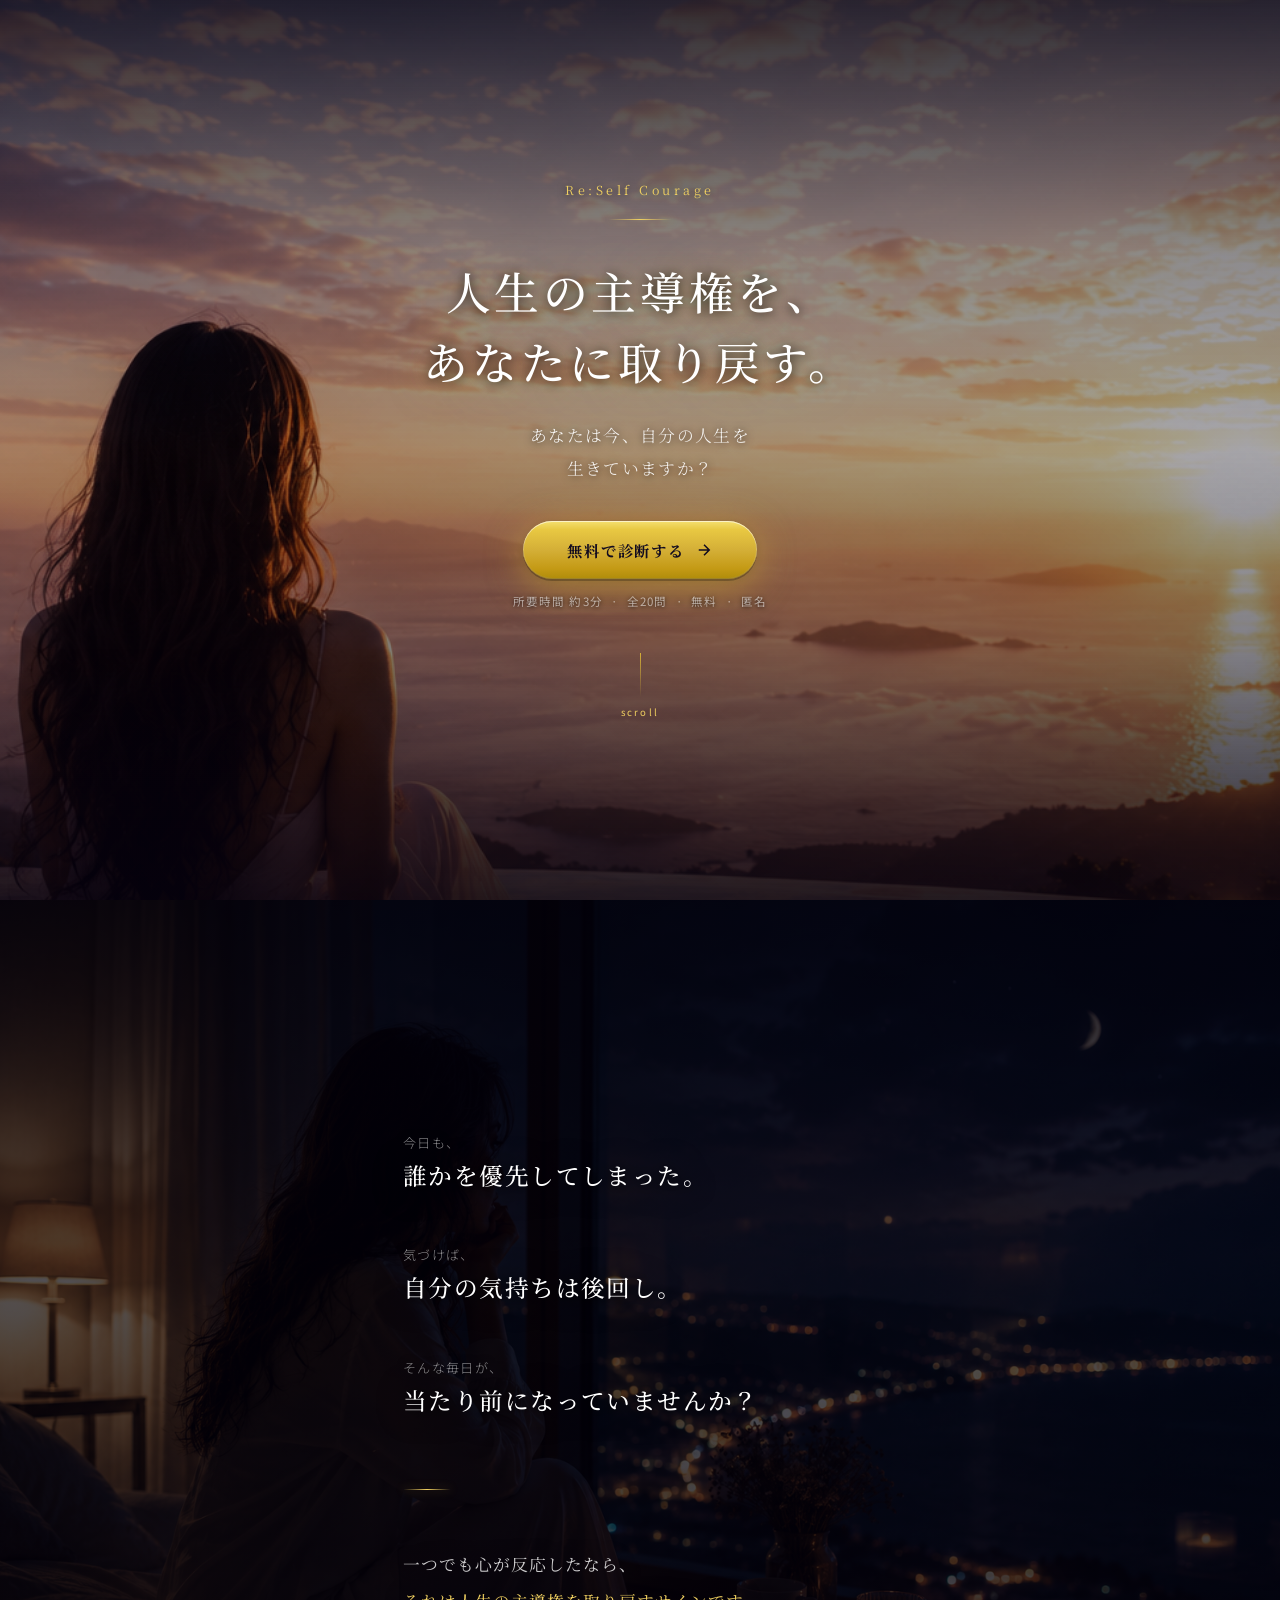
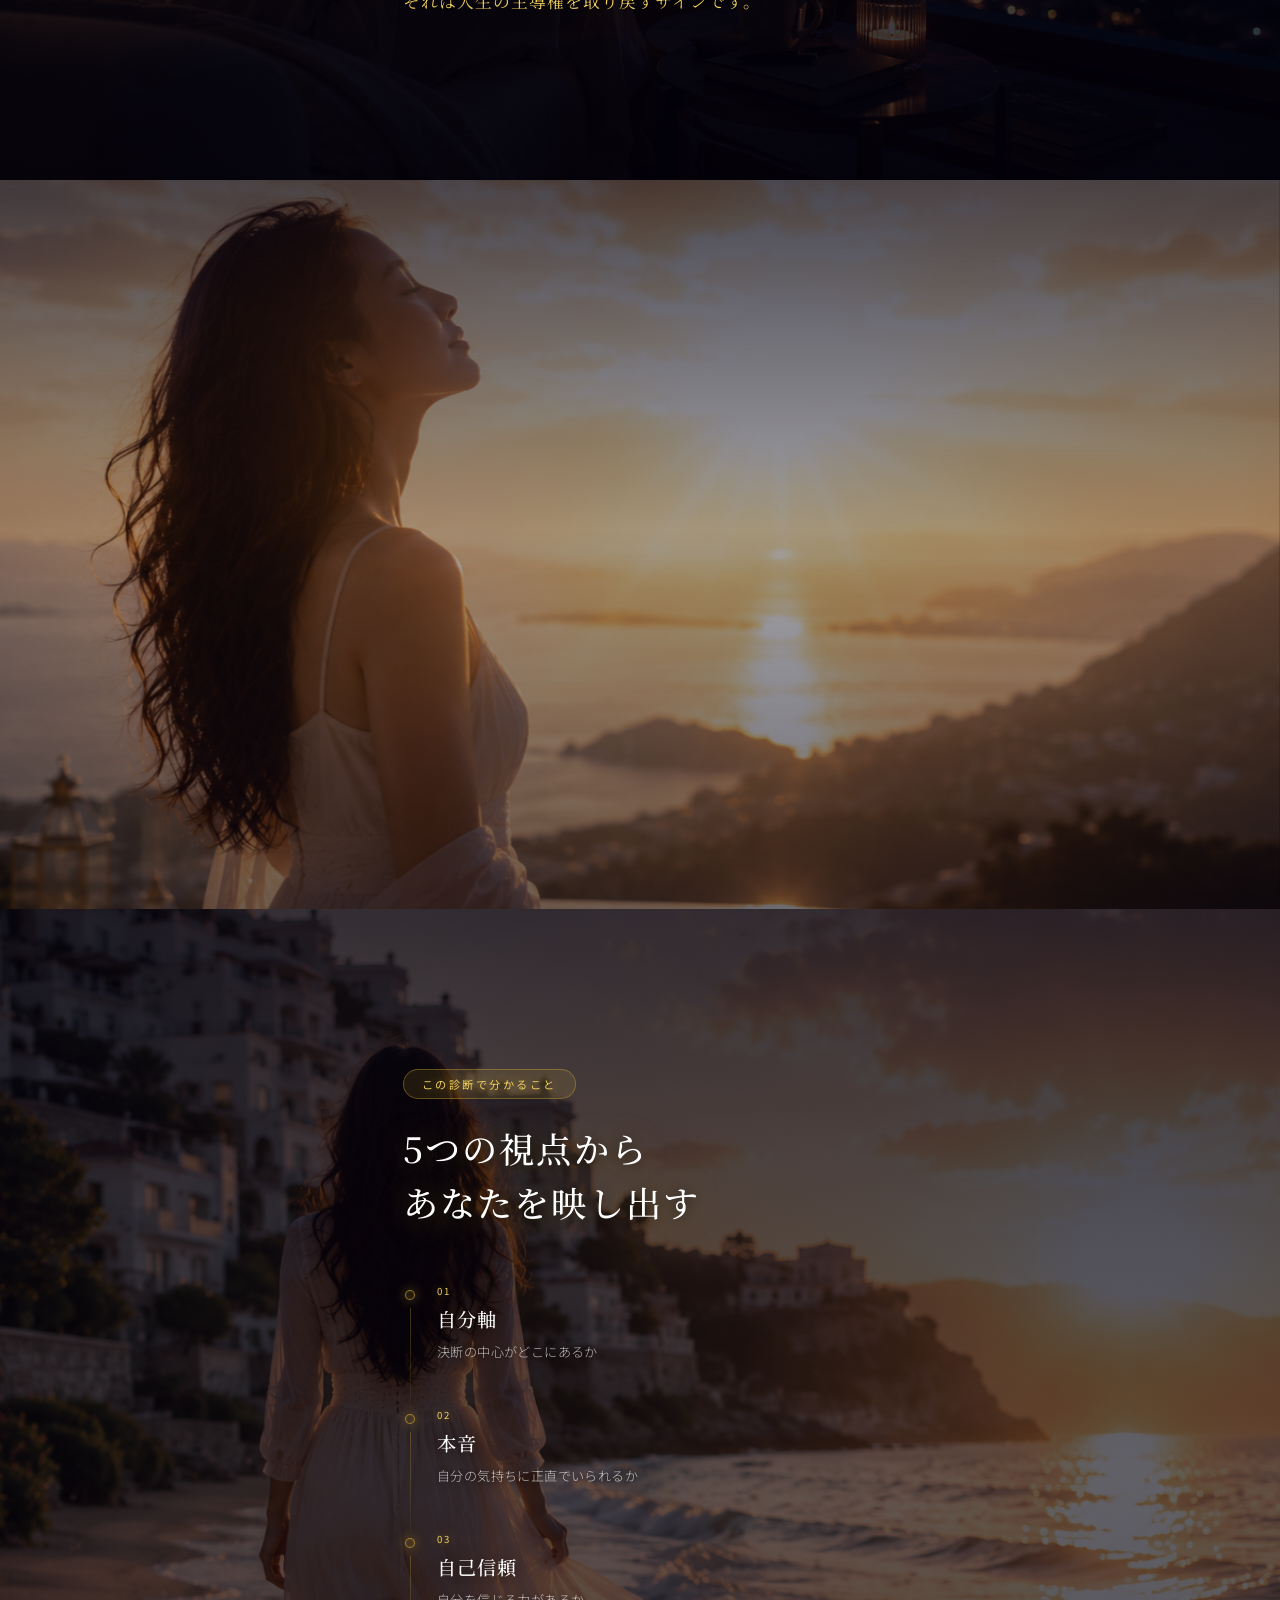
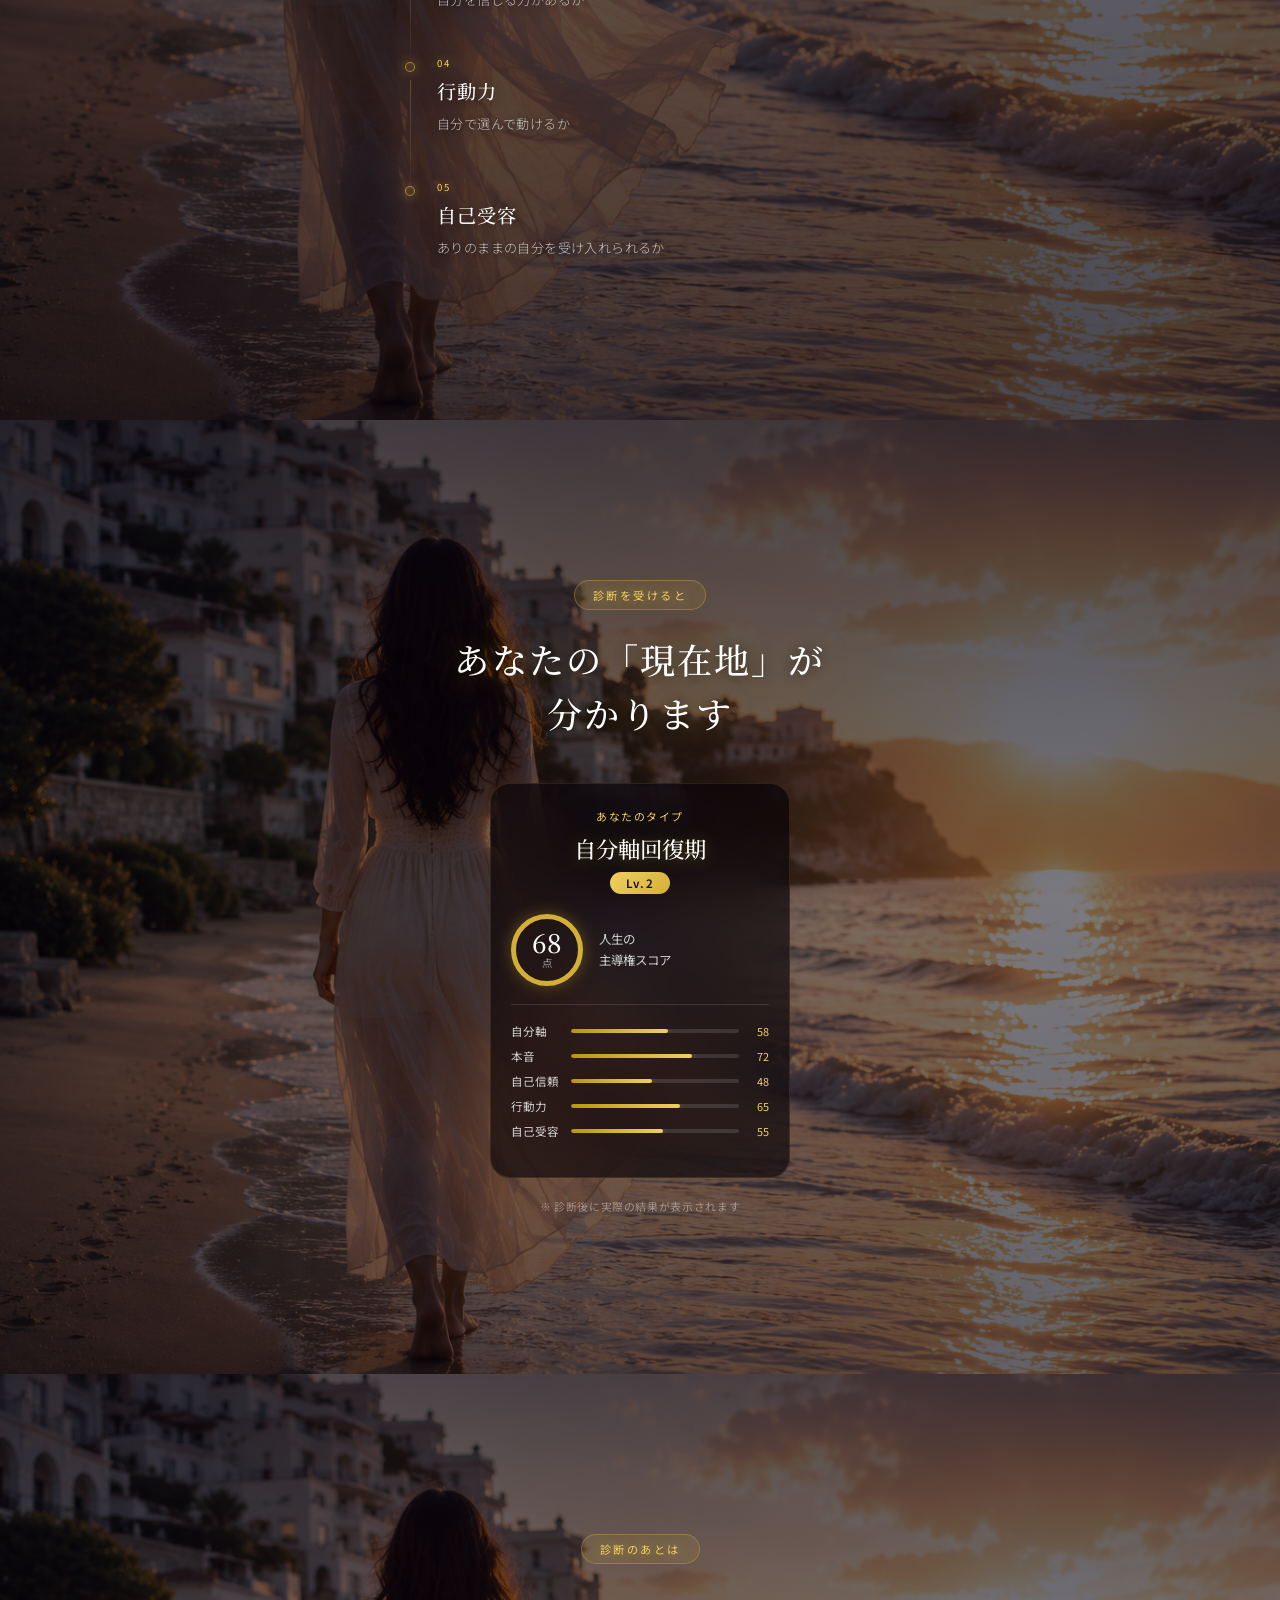
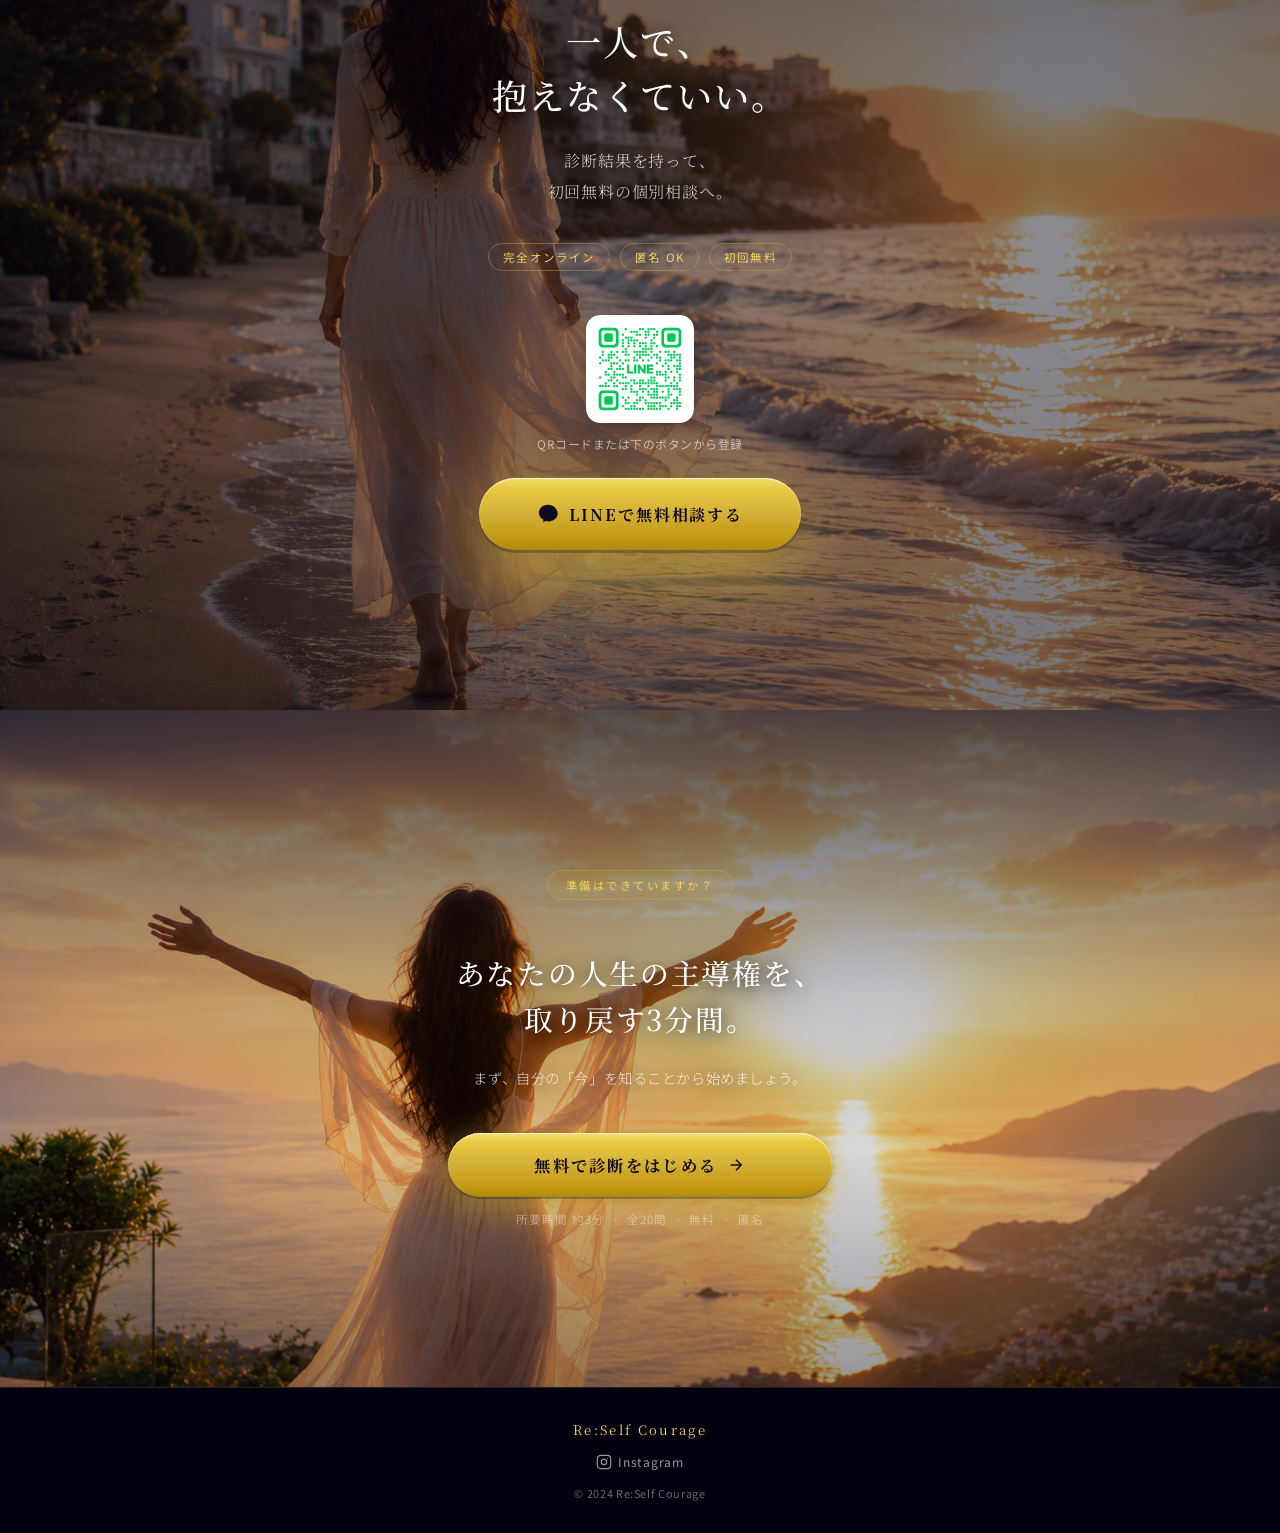
<file: index.html>
<!DOCTYPE html>
<html lang="ja">
<head>
  <meta charset="UTF-8" />
  <meta name="viewport" content="width=device-width, initial-scale=1.0" />
  <title>人生の主導権診断 | Re:Self Courage</title>
  <meta name="description" content="あなたは今、自分の人生を生きていますか？3分・20問で、あなたの現在地が分かります。Re:Self Courage の人生の主導権診断。" />
  <link rel="preconnect" href="https://fonts.googleapis.com" />
  <link rel="preconnect" href="https://fonts.gstatic.com" crossorigin />
  <link href="https://fonts.googleapis.com/css2?family=Noto+Serif+JP:wght@300;400;500;600&family=Noto+Sans+JP:wght@300;400;500&display=swap" rel="stylesheet" />
  <link rel="stylesheet" href="lp.css" />
</head>
<body>

  <!-- 夜明けグラデーション背景（JS でスクロール連動） -->
  <div id="bgDawn"></div>

  <!-- 夜空背景キャンバス -->
  <canvas id="lpCanvas"></canvas>

  <!-- ============ スティッキーヘッダー ============ -->
  <header class="lp-header" id="lpHeader">
    <span class="header-brand">
      <span class="hb-re">Re:</span><span class="hb-self">Self</span><span class="hb-courage"> Courage</span>
    </span>
    <a href="diagnosis.html" class="header-btn">診断する</a>
  </header>

  <!-- ============ ① ファーストビュー ============ -->
  <section class="lp-section fv-section" id="s-fv">
    <div class="fv-parallax-layer" id="fvParallax"></div>
    <div class="fv-inner">
      <p class="fv-brand fv-s1">Re:Self Courage</p>
      <div class="fv-rule fv-s2"></div>
      <h1 class="fv-catch fv-s3">
        人生の主導権を、<br />あなたに取り戻す。
      </h1>
      <p class="fv-sub fv-s4">
        あなたは今、自分の人生を<br />生きていますか？
      </p>
      <a href="diagnosis.html" class="btn-gold fv-s5">
        <span>無料で診断する</span>
        <svg viewBox="0 0 24 24" fill="none" stroke="currentColor" stroke-width="2" width="18" height="18">
          <path d="M5 12h14M12 5l7 7-7 7"/>
        </svg>
      </a>
      <p class="fv-note fv-s6">所要時間 約3分 &nbsp;·&nbsp; 全20問 &nbsp;·&nbsp; 無料 &nbsp;·&nbsp; 匿名</p>
      <div class="scroll-hint fv-s7">
        <div class="scroll-bar"></div>
        <span class="scroll-label">scroll</span>
      </div>
    </div>
  </section>

  <!-- ============ ② 共感 ============ -->
  <section class="lp-section empathy-section" id="s-empathy">
    <div class="em-inner">

      <div class="em-lines">
        <div class="em-stanza reveal">
          <p class="em-prelude">今日も、</p>
          <p class="em-impact">誰かを優先してしまった。</p>
        </div>
        <div class="em-stanza reveal">
          <p class="em-prelude">気づけば、</p>
          <p class="em-impact">自分の気持ちは後回し。</p>
        </div>
        <div class="em-stanza reveal">
          <p class="em-prelude">そんな毎日が、</p>
          <p class="em-impact">当たり前になっていませんか？</p>
        </div>
      </div>

      <div class="em-divider reveal"></div>

      <p class="em-close reveal">
        一つでも心が反応したなら、<br />
        <span class="text-gold">それは人生の主導権を取り戻すサインです。</span>
      </p>
    </div>
  </section>

  <!-- ============ ③ 人生の主導権とは？ ============ -->
  <section class="lp-section about-section" id="s-about">
    <div id="aboutBg" class="section-parallax-bg"></div>
    <div class="about-inner">
      <p class="section-tag reveal">Re:Self Courageが伝えたいこと</p>

      <p class="aq-label reveal">人生の主導権とは、</p>

      <p class="aq-main reveal">
        誰かの期待ではなく、<br />
        <span class="text-gold">自分の意思で選べる力。</span>
      </p>

      <div class="aq-rule reveal"></div>

      <p class="aq-sub reveal">
        自分勝手になることではなく、<br />
        自分を知ることから始まります。
      </p>
    </div>
  </section>

  <!-- ============ ④ 診断で分かること ============ -->
  <section class="lp-section features-section" id="s-features">
    <div class="feat-inner">
      <p class="section-tag reveal">この診断で分かること</p>
      <h2 class="section-title reveal">5つの視点から<br />あなたを映し出す</h2>

      <div class="feat-timeline">
        <div class="ftl-item reveal">
          <div class="ftl-left">
            <div class="ftl-dot"></div>
            <div class="ftl-line"></div>
          </div>
          <div class="ftl-right">
            <span class="ftl-num">01</span>
            <p class="ftl-name">自分軸</p>
            <p class="ftl-desc">決断の中心がどこにあるか</p>
          </div>
        </div>
        <div class="ftl-item reveal">
          <div class="ftl-left">
            <div class="ftl-dot"></div>
            <div class="ftl-line"></div>
          </div>
          <div class="ftl-right">
            <span class="ftl-num">02</span>
            <p class="ftl-name">本音</p>
            <p class="ftl-desc">自分の気持ちに正直でいられるか</p>
          </div>
        </div>
        <div class="ftl-item reveal">
          <div class="ftl-left">
            <div class="ftl-dot"></div>
            <div class="ftl-line"></div>
          </div>
          <div class="ftl-right">
            <span class="ftl-num">03</span>
            <p class="ftl-name">自己信頼</p>
            <p class="ftl-desc">自分を信じる力があるか</p>
          </div>
        </div>
        <div class="ftl-item reveal">
          <div class="ftl-left">
            <div class="ftl-dot"></div>
            <div class="ftl-line"></div>
          </div>
          <div class="ftl-right">
            <span class="ftl-num">04</span>
            <p class="ftl-name">行動力</p>
            <p class="ftl-desc">自分で選んで動けるか</p>
          </div>
        </div>
        <div class="ftl-item reveal">
          <div class="ftl-left">
            <div class="ftl-dot"></div>
          </div>
          <div class="ftl-right">
            <span class="ftl-num">05</span>
            <p class="ftl-name">自己受容</p>
            <p class="ftl-desc">ありのままの自分を受け入れられるか</p>
          </div>
        </div>
      </div>
    </div>
  </section>

  <!-- ============ ⑤ 診断結果イメージ ============ -->
  <section class="lp-section preview-section" id="s-preview">
    <div class="preview-inner">
      <p class="section-tag reveal">診断を受けると</p>
      <h2 class="section-title reveal">あなたの「現在地」が<br />分かります</h2>

      <div class="preview-showcase reveal">
        <p class="mock-eyebrow">あなたのタイプ</p>
        <h3 class="mock-type">自分軸回復期</h3>
        <span class="mock-lv">Lv.2</span>
        <div class="mock-score-row">
          <div class="mock-ring">
            <span class="mock-score-num">68</span>
            <span class="mock-score-unit">点</span>
          </div>
          <div class="mock-score-label">人生の<br />主導権スコア</div>
        </div>
        <div class="mock-bars">
          <div class="mock-bar-row">
            <span class="mock-bar-name">自分軸</span>
            <div class="mock-bar-track"><div class="mock-bar-fill" style="width:58%"></div></div>
            <span class="mock-bar-val">58</span>
          </div>
          <div class="mock-bar-row">
            <span class="mock-bar-name">本音</span>
            <div class="mock-bar-track"><div class="mock-bar-fill" style="width:72%"></div></div>
            <span class="mock-bar-val">72</span>
          </div>
          <div class="mock-bar-row">
            <span class="mock-bar-name">自己信頼</span>
            <div class="mock-bar-track"><div class="mock-bar-fill" style="width:48%"></div></div>
            <span class="mock-bar-val">48</span>
          </div>
          <div class="mock-bar-row">
            <span class="mock-bar-name">行動力</span>
            <div class="mock-bar-track"><div class="mock-bar-fill" style="width:65%"></div></div>
            <span class="mock-bar-val">65</span>
          </div>
          <div class="mock-bar-row">
            <span class="mock-bar-name">自己受容</span>
            <div class="mock-bar-track"><div class="mock-bar-fill" style="width:55%"></div></div>
            <span class="mock-bar-val">55</span>
          </div>
        </div>
      </div>

      <p class="preview-note reveal">※ 診断後に実際の結果が表示されます</p>
    </div>
  </section>

  <!-- ============ ⑥ 無料相談案内 ============ -->
  <section class="lp-section consult-section" id="s-consult">
    <div class="consult-inner">
      <p class="section-tag reveal">診断のあとは</p>
      <h2 class="consult-hl reveal">一人で、<br />抱えなくていい。</h2>
      <p class="consult-lead reveal">
        診断結果を持って、<br />初回無料の個別相談へ。
      </p>

      <div class="consult-badges reveal">
        <span class="cbadge">完全オンライン</span>
        <span class="cbadge">匿名 OK</span>
        <span class="cbadge">初回無料</span>
      </div>

      <div class="consult-qr reveal">
        <a href="https://lin.ee/pslrsw7" target="_blank" rel="noopener" class="qr-anchor">
          <img src="qr.png" alt="LINE 無料個別相談 QRコード" class="consult-qr-img" loading="lazy" />
        </a>
        <p class="consult-qr-note">QRコードまたは下のボタンから登録</p>
      </div>

      <a href="https://lin.ee/pslrsw7" class="btn-gold btn-line reveal" target="_blank" rel="noopener">
        <svg viewBox="0 0 36 36" fill="currentColor" width="22" height="22" aria-hidden="true">
          <path d="M18 3C9.73 3 3 8.92 3 16.06c0 4.73 2.9 8.88 7.29 11.25.32.17.42.5.32.82l-.82 2.96c-.1.37.3.68.65.5l3.52-1.98c.26-.15.56-.18.83-.1 1.3.36 2.69.56 4.1.56 8.27 0 15-5.92 15-13.01S26.27 3 18 3z"/>
        </svg>
        <span>LINEで無料相談する</span>
      </a>
    </div>
  </section>

  <!-- ============ ⑦ 最後のCTA ============ -->
  <section class="lp-section final-section" id="s-cta">
    <div class="final-inner">
      <p class="section-tag reveal">準備はできていますか？</p>
      <h2 class="final-catch reveal">
        あなたの人生の主導権を、<br />取り戻す3分間。
      </h2>
      <p class="final-sub reveal">
        まず、自分の「今」を知ることから始めましょう。
      </p>
      <a href="diagnosis.html" class="btn-gold btn-large reveal">
        <span>無料で診断をはじめる</span>
        <svg viewBox="0 0 24 24" fill="none" stroke="currentColor" stroke-width="2" width="18" height="18">
          <path d="M5 12h14M12 5l7 7-7 7"/>
        </svg>
      </a>
      <p class="final-note reveal">所要時間 約3分 &nbsp;·&nbsp; 全20問 &nbsp;·&nbsp; 無料 &nbsp;·&nbsp; 匿名</p>
    </div>
  </section>

  <!-- ============ フッター ============ -->
  <footer class="lp-footer">
    <div class="footer-inner">
      <p class="footer-brand">Re:Self Courage</p>
      <a href="https://www.instagram.com/cou_rage_2024?igsh=MXFhMTV2MWE2N3B6bQ%3D%3D&utm_source=qr"
         target="_blank" rel="noopener" class="footer-ig">
        <svg viewBox="0 0 24 24" fill="none" stroke="currentColor" stroke-width="1.8" width="16" height="16">
          <rect x="2" y="2" width="20" height="20" rx="5" ry="5"/>
          <circle cx="12" cy="12" r="4"/>
          <circle cx="17.5" cy="6.5" r="1" fill="currentColor" stroke="none"/>
        </svg>
        Instagram
      </a>
      <p class="footer-copy">© 2024 Re:Self Courage</p>
    </div>
  </footer>

  <script src="lp.js"></script>
</body>
</html>
</file>
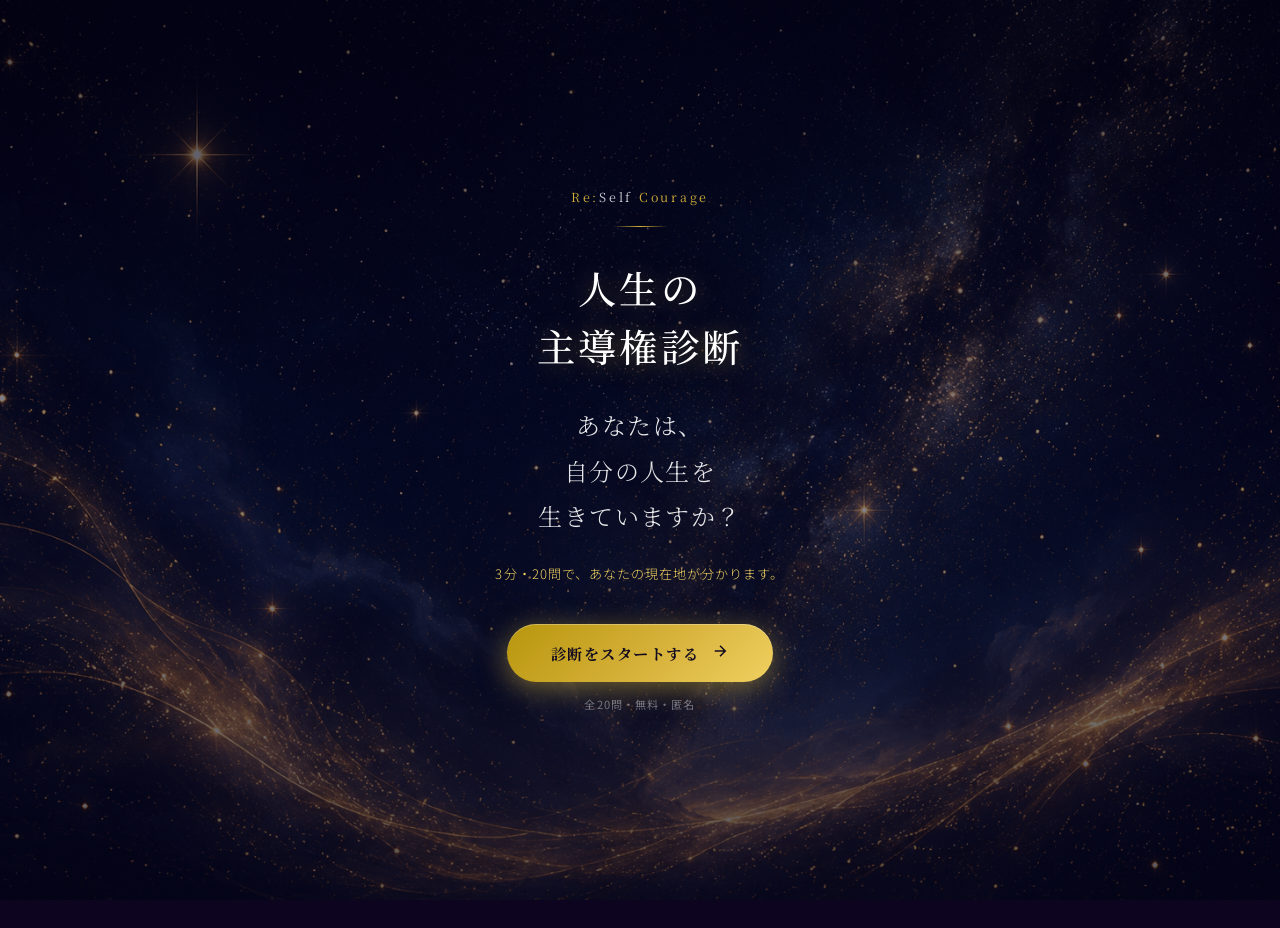
<file: diagnosis.html>
<!DOCTYPE html>
<html lang="ja">
<head>
  <meta charset="UTF-8" />
  <meta name="viewport" content="width=device-width, initial-scale=1.0, maximum-scale=1.0, user-scalable=no" />
  <title>人生の主導権診断 | Re:Self Courage</title>
  <meta name="description" content="あなたは、自分の人生を生きていますか？3分・20問で、あなたの現在地が分かります。" />
  <link rel="preconnect" href="https://fonts.googleapis.com" />
  <link rel="preconnect" href="https://fonts.gstatic.com" crossorigin />
  <link href="https://fonts.googleapis.com/css2?family=Noto+Serif+JP:wght@300;400;500;600&family=Noto+Sans+JP:wght@300;400;500&display=swap" rel="stylesheet" />
  <link rel="stylesheet" href="style.css" />
</head>
<body>

  <canvas id="bgCanvas"></canvas>

  <div id="app">

    <!-- ========== STAGE 1: オープニング ========== -->
    <section class="stage" id="stage-opening">
      <div class="opening-wrap">

        <div class="opening-brand op-anim op-anim-1">
          <span class="brand-re">Re:</span><span class="brand-self">Self </span><span class="brand-courage">Courage</span>
        </div>

        <div class="opening-line op-anim op-anim-2"></div>

        <h1 class="opening-title op-anim op-anim-3">
          人生の<br />主導権診断
        </h1>

        <p class="opening-catch op-anim op-anim-4">
          あなたは、<br />自分の人生を<br />生きていますか？
        </p>

        <p class="opening-desc op-anim op-anim-5">
          3分・20問で、あなたの現在地が分かります。
        </p>

        <div class="opening-cta-wrap op-anim op-anim-6">
          <button class="btn-start" onclick="goToStage('intro')">
            <span class="btn-start-text">診断をスタートする</span>
            <span class="btn-start-arrow">
              <svg viewBox="0 0 24 24" fill="none" stroke="currentColor" stroke-width="2" width="18" height="18">
                <path d="M5 12h14M12 5l7 7-7 7"/>
              </svg>
            </span>
          </button>
          <p class="opening-note">全20問・無料・匿名</p>
        </div>

      </div>
    </section>

    <!-- ========== STAGE 2: 診断説明 ========== -->
    <section class="stage hidden" id="stage-intro">
      <div class="glass-card intro-card">
        <p class="intro-eyebrow">診断について</p>
        <h2 class="intro-heading">5つの視点で<br />あなたを映し出す</h2>
        <p class="intro-lead">
          正直に、直感で答えてください。<br />
          正解も不正解もありません。
        </p>

        <div class="intro-cats">
          <div class="intro-cat">
            <span class="intro-cat-icon">◈</span>
            <span class="intro-cat-label">自分軸</span>
          </div>
          <div class="intro-cat">
            <span class="intro-cat-icon">◈</span>
            <span class="intro-cat-label">本音</span>
          </div>
          <div class="intro-cat">
            <span class="intro-cat-icon">◈</span>
            <span class="intro-cat-label">自己信頼</span>
          </div>
          <div class="intro-cat">
            <span class="intro-cat-icon">◈</span>
            <span class="intro-cat-label">行動力</span>
          </div>
          <div class="intro-cat">
            <span class="intro-cat-icon">◈</span>
            <span class="intro-cat-label">自己受容</span>
          </div>
        </div>

        <div class="intro-scale">
          <p class="intro-scale-title">回答は5段階で選んでください</p>
          <div class="intro-scale-row">
            <span class="intro-scale-end">まったく<br />当てはまらない</span>
            <div class="intro-scale-dots">
              <span class="intro-scale-dot"></span>
              <span class="intro-scale-dot"></span>
              <span class="intro-scale-dot"></span>
              <span class="intro-scale-dot"></span>
              <span class="intro-scale-dot"></span>
            </div>
            <span class="intro-scale-end">とても<br />当てはまる</span>
          </div>
        </div>

        <button class="btn-primary" onclick="startQuiz()">
          <span>はじめる</span>
          <svg class="btn-arrow" viewBox="0 0 24 24" fill="none" stroke="currentColor" stroke-width="2">
            <path d="M5 12h14M12 5l7 7-7 7"/>
          </svg>
        </button>
      </div>
    </section>

    <!-- ========== STAGE 3: 診断（20問） ========== -->
    <section class="stage hidden" id="stage-quiz">
      <div class="progress-container">
        <div class="progress-header">
          <span class="progress-label">診断中</span>
          <span class="progress-count" id="progressCount">1 / 20</span>
        </div>
        <div class="progress-track">
          <div class="progress-fill" id="progressBar" style="width:5%"></div>
        </div>
      </div>

      <div class="question-wrapper">
        <div class="glass-card question-card" id="questionCard">
          <button class="btn-prev" id="btnPrev" onclick="goToPrevQuestion()">
            <svg viewBox="0 0 24 24" fill="none" stroke="currentColor" stroke-width="2" width="15" height="15">
              <path d="M19 12H5M12 19l-7-7 7-7"/>
            </svg>
            <span>前の質問</span>
          </button>
          <div class="q-category" id="questionCategory">自分軸</div>
          <p class="q-text" id="questionText">質問テキスト</p>
          <div class="answer-opts" id="answerOptions">
            <button class="answer-btn" data-value="1" onclick="selectAnswer(1)">
              <span class="ans-dot"></span>
              <span class="ans-label">まったく<br />当てはまらない</span>
            </button>
            <button class="answer-btn" data-value="2" onclick="selectAnswer(2)">
              <span class="ans-dot"></span>
              <span class="ans-label">あまり<br />当てはまらない</span>
            </button>
            <button class="answer-btn" data-value="3" onclick="selectAnswer(3)">
              <span class="ans-dot"></span>
              <span class="ans-label">どちらとも<br />いえない</span>
            </button>
            <button class="answer-btn" data-value="4" onclick="selectAnswer(4)">
              <span class="ans-dot"></span>
              <span class="ans-label">やや<br />当てはまる</span>
            </button>
            <button class="answer-btn" data-value="5" onclick="selectAnswer(5)">
              <span class="ans-dot"></span>
              <span class="ans-label">とても<br />当てはまる</span>
            </button>
          </div>
        </div>
      </div>
    </section>

    <!-- ========== STAGE 3.5: 分析中 ========== -->
    <section class="stage hidden" id="stage-analyzing">
      <div class="analyzing-wrap">
        <div class="analyzing-ring-wrap">
          <div class="analyzing-ring"></div>
          <div class="analyzing-ring-2"></div>
          <div class="analyzing-dot"></div>
        </div>
        <p class="analyzing-msg" id="analyzingMsg">あなたの回答を分析しています</p>
        <div class="analyzing-progress">
          <span></span><span></span><span></span>
        </div>
      </div>
    </section>

    <!-- ========== STAGE 4: 結果 ========== -->
    <section class="stage hidden" id="stage-result">

      <div class="result-wrap">

        <!-- ① タイプ名 -->
        <div class="result-hero reveal-card" id="resultHero">
          <p class="result-hero-eyebrow">あなたのタイプ</p>
          <h2 class="result-hero-type" id="resultTypeName"></h2>
          <span class="result-hero-level" id="resultLevel"></span>
        </div>

        <!-- ② 共感メッセージ（カードなし・読み物） -->
        <div class="result-empathy reveal-card" id="resultLetter">
          <div class="letter-ornament">✦</div>
          <p class="letter-text" id="letterText"></p>
        </div>

        <!-- ③ あなたの強み -->
        <div class="glass-card result-strength reveal-card" id="resultStrength">
          <p class="result-card-eyebrow">あなたの強み</p>
          <p class="strength-text" id="strengthText"></p>
        </div>

        <!-- ④ 今の課題 -->
        <div class="glass-card result-challenge reveal-card" id="resultChallenge">
          <p class="result-card-eyebrow result-card-eyebrow--soft">今つまずきやすいこと</p>
          <p class="challenge-text" id="challengeText"></p>
        </div>

        <!-- ⑤ 人生の主導権スコア -->
        <div class="glass-card result-score reveal-card" id="resultScore">
          <p class="section-eyebrow">人生の主導権スコア</p>
          <div class="score-wrap">
            <div class="score-circle">
              <svg class="score-svg" viewBox="0 0 120 120">
                <defs>
                  <linearGradient id="goldGrad" x1="0%" y1="0%" x2="100%" y2="0%">
                    <stop offset="0%"   stop-color="#B8960C"/>
                    <stop offset="50%"  stop-color="#D4AF37"/>
                    <stop offset="100%" stop-color="#F0D060"/>
                  </linearGradient>
                </defs>
                <circle class="score-ring-bg"   cx="60" cy="60" r="52"/>
                <circle class="score-ring-fill" cx="60" cy="60" r="52"
                  id="scoreRingFill"
                  stroke-dasharray="326.7"
                  stroke-dashoffset="326.7"/>
              </svg>
              <div class="score-num-wrap">
                <span class="score-num" id="scoreNumber">0</span>
                <span class="score-unit">点</span>
              </div>
            </div>
            <div class="score-comment" id="scoreComment"></div>
          </div>
        </div>

        <!-- ⑥ 5つのバランス -->
        <div class="glass-card result-radar reveal-card">
          <p class="section-eyebrow">5つのバランス</p>
          <canvas id="radarChart" width="280" height="260"></canvas>
          <div class="radar-legend">
            <span class="legend-item"><span class="ldot l1"></span>自分軸</span>
            <span class="legend-item"><span class="ldot l2"></span>本音</span>
            <span class="legend-item"><span class="ldot l3"></span>自己信頼</span>
            <span class="legend-item"><span class="ldot l4"></span>行動力</span>
            <span class="legend-item"><span class="ldot l5"></span>自己受容</span>
          </div>
        </div>

        <!-- 項目別スコア -->
        <div class="glass-card result-bars reveal-card">
          <p class="section-eyebrow">項目別スコア</p>
          <div id="scoreBars"></div>
        </div>

        <!-- ⑦ 今日からできる一歩 -->
        <div class="glass-card result-steps reveal-card">
          <p class="section-eyebrow">今日からできる、最初の一歩</p>
          <div id="stepsList"></div>
        </div>

        <!-- ⑧ 感情ブリッジ（カードなし・詩的） -->
        <div class="result-bridge reveal-card">
          <p class="bridge-text" id="bridgeText"></p>
        </div>

        <!-- ⑨ LINE相談CTA -->
        <div class="glass-card result-cta reveal-card">
          <p class="cta-heading">一人で抱えなくていい。</p>
          <p class="cta-sub" id="ctaSub"></p>

          <div class="qr-area">
            <a href="https://lin.ee/pslrsw7" target="_blank" rel="noopener" class="qr-link">
              <img src="qr.png" alt="LINE無料相談 QRコード" class="qr-img" />
            </a>
          </div>

          <a href="https://lin.ee/pslrsw7" class="btn-cta" id="ctaBtn" target="_blank" rel="noopener">
            <span>無料個別相談はこちら</span>
            <svg viewBox="0 0 24 24" fill="none" stroke="currentColor" stroke-width="2" width="16" height="16">
              <path d="M5 12h14M12 5l7 7-7 7"/>
            </svg>
          </a>

          <a href="https://www.instagram.com/cou_rage_2024?igsh=MXFhMTV2MWE2N3B6bQ%3D%3D&utm_source=qr" class="btn-ig" id="igBtn" target="_blank" rel="noopener">
            <svg viewBox="0 0 24 24" fill="none" stroke="currentColor" stroke-width="1.8" width="18" height="18">
              <rect x="2" y="2" width="20" height="20" rx="5" ry="5"/>
              <circle cx="12" cy="12" r="4"/>
              <circle cx="17.5" cy="6.5" r="1" fill="currentColor" stroke="none"/>
            </svg>
            <span>Instagram でフォロー</span>
          </a>

          <button class="btn-retry" onclick="retryQuiz()">もう一度診断する</button>
        </div>

      </div><!-- /result-wrap -->
    </section>

  </div><!-- /app -->

  <script src="script.js"></script>
</body>
</html>
</file>
<file: lp.css>
/* ============================================================
   Re:Self Courage — 人生の主導権診断 LP
   lp.css
   ============================================================ */

/* ---------- リセット & カスタムプロパティ ---------- */
*, *::before, *::after { box-sizing: border-box; margin: 0; padding: 0; }

:root {
  --gold:       #D4AF37;
  --gold-light: #F0D060;
  --gold-dark:  #B8960C;
  --pink:       #F2A7C3;
  --white:      #FFFFFF;
  --w90: rgba(255,255,255,0.90);
  --w80: rgba(255,255,255,0.80);
  --w70: rgba(255,255,255,0.70);
  --w60: rgba(255,255,255,0.60);
  --w40: rgba(255,255,255,0.40);
  --w20: rgba(255,255,255,0.20);
  --w12: rgba(255,255,255,0.12);
  --w08: rgba(255,255,255,0.08);

  /* ガラスカード — 写真背景に映えるゴールドガラス仕様 */
  --glass-bg:     linear-gradient(135deg, rgba(255,255,255,0.15) 0%, rgba(255,255,255,0.07) 100%);
  --glass-bd:     rgba(212,175,55,0.35);
  --glass-blur:   blur(40px) saturate(2.0);
  --glass-shadow:
    0 0 0 1px rgba(212,175,55,0.12),
    0 20px 64px rgba(0,0,0,0.45),
    0 4px 16px rgba(0,0,0,0.22),
    inset 0 1px 0 rgba(255,255,255,0.32),
    inset 0 -1px 0 rgba(212,175,55,0.12),
    inset 0 0 120px rgba(212,175,55,0.032);

  --font-serif: 'Noto Serif JP', 'Yu Mincho', serif;
  --font-sans:  'Noto Sans JP', 'Hiragino Kaku Gothic ProN', sans-serif;

  --radius:     26px;
  --radius-sm:  14px;
  --radius-pill: 999px;
  --ease-expo:  cubic-bezier(0.16, 1, 0.3, 1);
}

html { font-size: 16px; scroll-behavior: smooth; }

body {
  font-family: var(--font-sans);
  background: #04010e;  /* #bgDawn が描く夜明けグラデーションのフォールバック */
  min-height: 100vh;
  color: var(--white);
  overflow-x: hidden;
}

/* ---------- 夜明けグラデーション背景（JS で更新） ---------- */
#bgDawn {
  position: fixed;
  inset: 0;
  pointer-events: none;
  z-index: 0;   /* キャンバス(0・後DOM)の下、body の上 */
  background: linear-gradient(
    to bottom,
    rgb(6,2,26)  0%,
    rgb(14,5,40) 30%,
    rgb(24,8,56) 65%,
    rgb(14,5,30) 100%
  );
}

/* ---------- 夜空キャンバス（fixed） ---------- */
#lpCanvas {
  position: fixed;
  inset: 0;
  width: 100%;
  height: 100%;
  pointer-events: none;
  z-index: 0;
}

/* ---------- ガラスカード（高級ゴールドガラス） ---------- */
.glass-card {
  background: var(--glass-bg);
  backdrop-filter: var(--glass-blur);
  -webkit-backdrop-filter: var(--glass-blur);
  border: 1px solid var(--glass-bd);
  border-radius: 24px;
  box-shadow: var(--glass-shadow);
  transition: border-color 0.30s ease, box-shadow 0.30s ease, transform 0.30s var(--ease-expo);
}

/* ---------- レイアウト共通 ---------- */
.lp-section {
  position: relative;
  z-index: 1;
  padding: 108px 24px;
  overflow: hidden;  /* 背景画像・パララックスレイヤーをクリップ */
}

/* 全セクション共通オーバーレイ（::before で背景画像の上に重ねる） */
.lp-section::before {
  content: '';
  position: absolute;
  inset: 0;
  z-index: 0;
  pointer-events: none;
}

.lp-container {
  max-width: 490px;
  margin: 0 auto;
  position: relative;
  z-index: 1;  /* ::before オーバーレイより前面 */
}

/* ---------- テキストユーティリティ ---------- */
.text-gold { color: var(--gold-light); }

/* ============================================================
   スティッキーヘッダー
   ============================================================ */
.lp-header {
  position: fixed;
  top: 0; left: 0; right: 0;
  z-index: 200;
  display: flex;
  align-items: center;
  justify-content: space-between;
  padding: 14px 24px;
  background: rgba(8, 2, 20, 0.75);
  backdrop-filter: blur(16px);
  -webkit-backdrop-filter: blur(16px);
  border-bottom: 1px solid var(--w12);
  transform: translateY(-100%);
  transition: transform 0.45s var(--ease-expo);
}

.lp-header.visible { transform: translateY(0); }

.header-brand {
  font-family: var(--font-serif);
  font-size: 0.82rem;
  letter-spacing: 0.14em;
}
.hb-re, .hb-courage { color: var(--gold); }
.hb-self { color: var(--w80); }

.header-btn {
  position: relative;
  overflow: hidden;
  display: inline-flex;
  align-items: center;
  min-height: 40px;
  padding: 0 22px;
  font-size: 0.78rem;
  font-weight: 500;
  letter-spacing: 0.10em;
  color: #0a0520;
  background: linear-gradient(
    to bottom,
    #F0DC65 0%,
    #E0C030 20%,
    #D4AF37 55%,
    #C49A15 100%
  );
  border-radius: var(--radius-pill);
  text-decoration: none;
  transition: filter 0.22s ease, transform 0.22s ease, box-shadow 0.22s ease;
  box-shadow:
    0 2px 0 rgba(0,0,0,0.20),
    0 4px 16px rgba(212,175,55,0.45),
    inset 0 1px 0 rgba(255,255,255,0.50),
    inset 0 -1px 0 rgba(0,0,0,0.12);
}
.header-btn::before {
  content: '';
  position: absolute;
  top: 0; left: -120%;
  width: 70%; height: 100%;
  background: linear-gradient(105deg, rgba(255,255,255,0) 0%, rgba(255,255,255,0.32) 50%, rgba(255,255,255,0) 100%);
  transition: left 0.45s ease;
  pointer-events: none;
}
.header-btn:hover {
  filter: brightness(1.10);
  transform: translateY(-1px);
  box-shadow:
    0 2px 0 rgba(0,0,0,0.16),
    0 8px 24px rgba(212,175,55,0.62),
    inset 0 1px 0 rgba(255,255,255,0.60),
    inset 0 -1px 0 rgba(0,0,0,0.10);
}
.header-btn:hover::before { left: 130%; }

/* ============================================================
   ① ファーストビュー
   ============================================================ */
.fv-section {
  min-height: 100dvh;
  display: flex;
  align-items: center;
  justify-content: center;
  padding: 60px 28px 80px;
  text-align: center;
  overflow: hidden;  /* parallax layer をクリップ */
}

/* グラデーションオーバーレイ */
.fv-section::before {
  content: '';
  position: absolute;
  inset: 0;
  z-index: 1;
  pointer-events: none;
  background: linear-gradient(
    to bottom,
    rgba(4,1,14,0.82)  0%,
    rgba(4,1,14,0.45) 28%,
    rgba(4,1,14,0.35) 50%,
    rgba(4,1,14,0.50) 72%,
    rgba(4,1,14,0.88) 100%
  );
}

/* パララックス背景レイヤー（JS で translateY を更新） */
.fv-parallax-layer {
  position: absolute;
  inset: -25% 0;
  background: url('images/hero.png') center 35% / cover no-repeat;
  will-change: transform;
  z-index: 0;
}

/* セクション内パララックス背景（about など） */
.section-parallax-bg {
  position: absolute;
  inset: -25% 0;
  background-size: cover;
  background-repeat: no-repeat;
  background-position: center 40%;
  will-change: transform;
  z-index: -1;  /* ::before オーバーレイの下 */
}

.fv-inner {
  position: relative;
  z-index: 2;        /* parallax layer(0) + overlay(1) より前面 */
  display: flex;
  flex-direction: column;
  align-items: center;
  gap: 0;
  width: 100%;
  max-width: 440px;
}

/* FV ブランド */
.fv-brand {
  font-family: var(--font-serif);
  font-size: 0.78rem;
  letter-spacing: 0.28em;
  color: var(--gold-light);
  margin-bottom: 20px;
  text-shadow: 0 1px 8px rgba(0,0,0,0.70);
}

/* FV ルール */
.fv-rule {
  width: 64px;
  height: 1px;
  background: linear-gradient(90deg, transparent, var(--gold-light), transparent);
  margin-bottom: 36px;
  box-shadow: 0 0 10px rgba(212,175,55,0.45);
}

/* FV キャッチコピー */
.fv-catch {
  font-family: var(--font-serif);
  font-size: 2.0rem;
  font-weight: 500;
  line-height: 1.55;
  letter-spacing: 0.08em;
  color: var(--white);
  text-shadow:
    0 2px 40px rgba(212,175,55,0.50),
    0 1px 12px rgba(0,0,0,0.90);  /* 画像背景でも確実に読める黒シャドウ */
  margin-bottom: 24px;
}

/* FV サブコピー */
.fv-sub {
  font-family: var(--font-serif);
  font-size: 1.05rem;
  font-weight: 300;
  line-height: 1.95;
  color: var(--w90);
  letter-spacing: 0.08em;
  margin-bottom: 36px;
  text-shadow: 0 1px 8px rgba(0,0,0,0.80);
}

/* FV ノート */
.fv-note {
  font-size: 0.72rem;
  letter-spacing: 0.10em;
  color: rgba(255,255,255,0.55);
  margin-top: 14px;
  margin-bottom: 44px;
  text-shadow: 0 1px 4px rgba(0,0,0,0.70);
}

/* スクロールヒント */
.scroll-hint {
  display: flex;
  flex-direction: column;
  align-items: center;
  gap: 8px;
}

.scroll-bar {
  width: 1px;
  height: 44px;
  background: linear-gradient(to bottom, var(--gold), transparent);
  animation: scrollDrop 2s ease-in-out infinite;
}

.scroll-label {
  font-size: 0.60rem;
  letter-spacing: 0.22em;
  color: var(--gold-light);
}

@keyframes scrollDrop {
  0%   { transform: scaleY(0); transform-origin: top; opacity: 0; }
  40%  { transform: scaleY(1); transform-origin: top; opacity: 1; }
  80%  { transform: scaleY(1); transform-origin: bottom; opacity: 1; }
  100% { transform: scaleY(0); transform-origin: bottom; opacity: 0; }
}

/* FV stagger アニメーション */
.fv-s1, .fv-s2, .fv-s3, .fv-s4, .fv-s5, .fv-s6, .fv-s7 {
  opacity: 0;
  transform: translateY(22px);
  animation: fvFloat 0.85s var(--ease-expo) both;
}
.fv-s1 { animation-delay: 0.08s; }
.fv-s2 { animation-delay: 0.20s; }
.fv-s3 { animation-delay: 0.34s; }
.fv-s4 { animation-delay: 0.50s; }
.fv-s5 { animation-delay: 0.65s; }
.fv-s6 { animation-delay: 0.78s; }
.fv-s7 { animation-delay: 0.94s; }

@keyframes fvFloat {
  from { opacity: 0; transform: translateY(22px); }
  to   { opacity: 1; transform: translateY(0); }
}

/* ============================================================
   セクション共通テキスト
   ============================================================ */
.section-tag {
  display: inline-block;
  font-size: 0.70rem;
  letter-spacing: 0.22em;
  color: var(--gold-light);
  background: rgba(212,175,55,0.12);
  border: 1px solid rgba(212,175,55,0.38);
  border-radius: var(--radius-pill);
  padding: 6px 18px;
  margin-bottom: 22px;
  text-shadow: 0 0 12px rgba(212,175,55,0.60);
}

.section-title {
  font-family: var(--font-serif);
  font-size: 1.80rem;
  font-weight: 500;
  line-height: 1.52;
  letter-spacing: 0.06em;
  color: var(--white);
  text-shadow:
    0 2px 32px rgba(212,175,55,0.40),
    0 1px 16px rgba(0,0,0,0.85);
  margin-bottom: 44px;
}

/* スクロール reveal */
.reveal {
  opacity: 0;
  transform: translateY(40px);
  will-change: opacity, transform;
  transition: opacity 1.2s var(--ease-expo), transform 1.2s var(--ease-expo);
}
.reveal.visible {
  opacity: 1;
  transform: translateY(0);
}

/* ============================================================
   ② 共感セクション（夜に悩む女性 / night.png）
   ============================================================ */
.empathy-section {
  text-align: center;
  background: url('images/night.png') center 25% / cover no-repeat;
}
.empathy-section::before {
  background: linear-gradient(
    to bottom,
    rgba(2,0,10,0.85) 0%,
    rgba(2,0,10,0.68) 45%,
    rgba(2,0,10,0.80) 100%
  );
}

.empathy-grid {
  display: flex;
  flex-direction: column;
  gap: 12px;
  margin-bottom: 24px;
}

.empathy-card {
  display: flex;
  align-items: center;
  gap: 14px;
  padding: 20px 24px;
  text-align: left;
  /* 左側ゴールドアクセントライン */
  border-left: 2px solid rgba(212,175,55,0.55);
}
.empathy-card:hover {
  transform: translateX(4px);
  border-left-color: rgba(212,175,55,0.90);
  box-shadow:
    0 0 0 1px rgba(212,175,55,0.14),
    0 16px 48px rgba(0,0,0,0.40),
    inset 0 1px 0 rgba(255,255,255,0.30),
    inset 0 0 100px rgba(212,175,55,0.045);
}

.e-diamond {
  font-size: 0.75rem;
  color: var(--gold);
  flex-shrink: 0;
}

.e-text {
  font-size: 0.92rem;
  font-weight: 300;
  line-height: 1.65;
  color: var(--w80);
  letter-spacing: 0.03em;
}

.empathy-close {
  padding: 28px 24px;
  text-align: center;
}

.ec-text {
  font-family: var(--font-serif);
  font-size: 1.0rem;
  font-weight: 400;
  line-height: 2.0;
  color: var(--w80);
  letter-spacing: 0.05em;
}

/* ============================================================
   ③ 人生の主導権とは？（光を浴びる女性 / light.png — JS パララックス）
   ============================================================ */
.about-section {
  text-align: center;
  /* 背景画像は JS で動かす .section-parallax-bg に委任 */
}
.about-section::before {
  z-index: 0;
  background: linear-gradient(
    to bottom,
    rgba(4,1,14,0.72) 0%,
    rgba(4,1,14,0.36) 48%,
    rgba(4,1,14,0.58) 100%
  );
}
/* about セクション内パララックス */
#aboutBg {
  background-image: url('images/light.png');
  background-position: center 35%;
}

.about-card {
  padding: 36px 28px;
  margin-bottom: 32px;
}

.about-main {
  font-family: var(--font-serif);
  font-size: 1.08rem;
  font-weight: 400;
  line-height: 1.95;
  letter-spacing: 0.05em;
  color: var(--w90);
  margin-bottom: 20px;
}

.about-rule {
  width: 40px;
  height: 1px;
  background: linear-gradient(90deg, transparent, var(--gold), transparent);
  margin: 0 auto 20px;
}

.about-sub {
  font-size: 0.86rem;
  font-weight: 300;
  line-height: 2.0;
  color: var(--w80);
  letter-spacing: 0.04em;
}

/* タイムライン */
.timeline-wrap {
  background: var(--glass-bg);
  backdrop-filter: var(--glass-blur);
  -webkit-backdrop-filter: var(--glass-blur);
  border: 1px solid var(--glass-bd);
  border-radius: 24px;
  box-shadow: var(--glass-shadow);
  padding: 30px 20px 26px;
}

.tl-heading {
  font-size: 0.70rem;
  letter-spacing: 0.14em;
  color: var(--gold-light);
  text-align: center;
  margin-bottom: 24px;
}

.timeline {
  position: relative;
  display: flex;
  justify-content: space-between;
  align-items: flex-start;
  padding: 0 8px;
}

.tl-line-bg {
  position: absolute;
  top: 11px;
  left: 24px;
  right: 24px;
  height: 1px;
  background: linear-gradient(90deg, #1a0a30, var(--gold), #F5D89A, var(--white));
  z-index: 0;
}

.tl-item {
  display: flex;
  flex-direction: column;
  align-items: center;
  gap: 8px;
  flex: 1;
  position: relative;
  z-index: 1;
}

.tl-dot {
  width: 22px;
  height: 22px;
  border-radius: 50%;
  border: 2px solid rgba(255,255,255,0.30);
  flex-shrink: 0;
}
.tl-d1 { background: #2d1245; border-color: rgba(212,175,55,0.4); }
.tl-d2 { background: linear-gradient(135deg, #7b3468, #c0614a); border-color: rgba(212,175,55,0.6); }
.tl-d3 { background: linear-gradient(135deg, #e8944a, #F5D89A); border-color: var(--gold); }
.tl-d4 { background: linear-gradient(135deg, var(--gold), var(--gold-light)); border-color: var(--gold-light); }

.tl-stage {
  font-size: 0.68rem;
  font-weight: 500;
  letter-spacing: 0.06em;
  color: var(--gold-light);
  text-align: center;
}

.tl-desc {
  font-size: 0.70rem;
  line-height: 1.6;
  color: var(--w70);
  text-align: center;
}

/* ============================================================
   ④ 診断で分かること（海辺を歩く / walk.png）
   ============================================================ */
.features-section {
  text-align: center;
  background: url('images/walk.png') center 18% / cover no-repeat;
}
.features-section::before {
  background: linear-gradient(
    to bottom,
    rgba(3,1,12,0.78) 0%,
    rgba(3,1,12,0.62) 50%,
    rgba(3,1,12,0.72) 100%
  );
}

.features-grid {
  display: flex;
  flex-direction: column;
  gap: 14px;
}

.feature-card {
  display: flex;
  align-items: center;
  gap: 20px;
  padding: 24px 26px;
  text-align: left;
  /* transitionは .glass-card 側で管理 */
}
.feature-card:hover {
  transform: translateY(-4px);
  border-color: rgba(212,175,55,0.55);
  box-shadow:
    0 0 0 1px rgba(212,175,55,0.18),
    0 22px 64px rgba(0,0,0,0.42),
    0 4px 12px rgba(0,0,0,0.18),
    inset 0 1px 0 rgba(255,255,255,0.32),
    inset 0 -1px 0 rgba(212,175,55,0.14),
    0 0 48px rgba(212,175,55,0.07);   /* 外周ゴールドグロウ */
}

.feat-icon {
  flex-shrink: 0;
  width: 54px;
  height: 54px;
  display: flex;
  align-items: center;
  justify-content: center;
  background: linear-gradient(135deg, rgba(212,175,55,0.10), rgba(212,175,55,0.03));
  border: 1px solid rgba(212,175,55,0.28);
  border-radius: 50%;
  box-shadow: inset 0 1px 0 rgba(255,255,255,0.18), 0 0 16px rgba(212,175,55,0.06);
}

.feat-num {
  font-size: 0.62rem;
  letter-spacing: 0.10em;
  color: var(--gold-light);
  margin-bottom: 3px;
}

.feat-name {
  font-family: var(--font-serif);
  font-size: 1.05rem;
  font-weight: 500;
  color: var(--white);
  letter-spacing: 0.05em;
  margin-bottom: 4px;
}

.feat-desc {
  font-size: 0.82rem;
  font-weight: 300;
  line-height: 1.70;
  color: var(--w70);
}

/* ============================================================
   ⑤ 診断結果イメージ（walk.png 中景：少し明るめ）
   ============================================================ */
.preview-section {
  text-align: center;
  background: url('images/walk.png') center 40% / cover no-repeat;
}
.preview-section::before {
  background: linear-gradient(
    to bottom,
    rgba(3,1,12,0.72) 0%,
    rgba(3,1,12,0.52) 50%,
    rgba(3,1,12,0.62) 100%
  );
}

.preview-lead {
  font-size: 0.84rem;
  font-weight: 300;
  line-height: 1.95;
  color: var(--w80);
  margin-bottom: 28px;
  letter-spacing: 0.04em;
}

.preview-frame {
  background: var(--glass-bg);
  backdrop-filter: var(--glass-blur);
  -webkit-backdrop-filter: var(--glass-blur);
  border: 1px solid var(--glass-bd);
  border-radius: 24px;
  box-shadow: var(--glass-shadow);
  padding: 32px 28px;
  margin-bottom: 14px;
  /* float は reveal 完了後に起動（1.3s delay で競合を回避） */
}
.preview-frame.visible {
  animation: float 4s ease-in-out 1.3s infinite;
}

@keyframes float {
  0%, 100% { transform: translateY(0); }
  50%       { transform: translateY(-6px); }
}

/* スクリーンショット差し替え用 */
.preview-screenshot {
  width: 100%;
  border-radius: var(--radius-sm);
  display: block;
}

/* モックUI */
.result-mock { text-align: left; }

.mock-eyebrow {
  font-size: 0.68rem;
  letter-spacing: 0.14em;
  color: var(--gold-light);
  text-align: center;
  margin-bottom: 8px;
}

.mock-type {
  font-family: var(--font-serif);
  font-size: 1.40rem;
  font-weight: 500;
  color: var(--white);
  text-align: center;
  margin-bottom: 8px;
  text-shadow: 0 2px 16px rgba(212,175,55,0.40);
}

.mock-lv {
  display: block;
  text-align: center;
  font-size: 0.72rem;
  font-weight: 600;
  letter-spacing: 0.14em;
  color: #1a0a2e;
  background: linear-gradient(135deg, var(--gold-light), var(--gold));
  border-radius: var(--radius-pill);
  padding: 3px 16px;
  width: fit-content;
  margin: 0 auto 20px;
}

.mock-score-row {
  display: flex;
  align-items: center;
  gap: 16px;
  margin-bottom: 18px;
  padding-bottom: 18px;
  border-bottom: 1px solid var(--w12);
}

.mock-ring {
  width: 72px;
  height: 72px;
  border-radius: 50%;
  border: 5px solid var(--gold);
  display: flex;
  flex-direction: column;
  align-items: center;
  justify-content: center;
  flex-shrink: 0;
  box-shadow: 0 0 16px rgba(212,175,55,0.35);
}

.mock-score-num {
  font-family: var(--font-serif);
  font-size: 1.6rem;
  font-weight: 500;
  line-height: 1;
  color: var(--white);
}

.mock-score-unit {
  font-size: 0.65rem;
  color: var(--w60);
}

.mock-score-label {
  font-size: 0.78rem;
  line-height: 1.7;
  color: var(--w80);
}

.mock-bars { margin-bottom: 18px; }

.mock-bar-row {
  display: flex;
  align-items: center;
  gap: 8px;
  margin-bottom: 9px;
}

.mock-bar-name {
  font-size: 0.72rem;
  color: var(--w80);
  min-width: 52px;
}

.mock-bar-track {
  flex: 1;
  height: 4px;
  background: var(--w12);
  border-radius: var(--radius-pill);
  overflow: hidden;
}

.mock-bar-fill {
  height: 100%;
  background: linear-gradient(90deg, var(--gold-dark), var(--gold-light));
  border-radius: var(--radius-pill);
  box-shadow: 0 0 6px rgba(212,175,55,0.40);
}

.mock-bar-val {
  font-size: 0.68rem;
  color: var(--gold-light);
  min-width: 22px;
  text-align: right;
}

.mock-message {
  font-family: var(--font-serif);
  font-size: 0.82rem;
  font-weight: 300;
  line-height: 1.9;
  color: var(--w80);
  text-align: center;
  letter-spacing: 0.04em;
  padding-top: 14px;
  border-top: 1px solid var(--w12);
}

.preview-note {
  font-size: 0.68rem;
  color: var(--w40);
  letter-spacing: 0.06em;
}

/* ============================================================
   ⑥ 無料相談案内（walk.png 遠景：朝日へ向かう）
   ============================================================ */
.consult-section {
  text-align: center;
  background: url('images/walk.png') center 60% / cover no-repeat;
}
.consult-section::before {
  background: linear-gradient(
    to bottom,
    rgba(5,2,14,0.68) 0%,
    rgba(5,2,14,0.45) 50%,
    rgba(5,2,14,0.55) 100%
  );
}

/* 無料相談コンテナをガラスパネルとして表示 */
.consult-section .lp-container {
  background: var(--glass-bg);
  backdrop-filter: var(--glass-blur);
  -webkit-backdrop-filter: var(--glass-blur);
  border: 1px solid var(--glass-bd);
  border-radius: 24px;
  box-shadow: var(--glass-shadow);
  padding: 48px 24px 44px;  /* mobile: 側面は狭く */
}

/* consult・final ボタンは全幅で押しやすく */
.consult-inner .btn-gold,
.final-inner .btn-gold {
  width: 100%;
}

.consult-lead {
  font-family: var(--font-serif);
  font-size: 1.0rem;
  font-weight: 300;
  line-height: 1.95;
  color: var(--w80);
  letter-spacing: 0.05em;
  margin-bottom: 32px;
}

.consult-feats {
  display: flex;
  justify-content: center;
  gap: 24px;
  margin-bottom: 36px;
}

.cf-item {
  display: flex;
  flex-direction: column;
  align-items: center;
  gap: 10px;
}

.cf-icon {
  width: 58px;
  height: 58px;
  display: flex;
  align-items: center;
  justify-content: center;
  background: linear-gradient(135deg, rgba(212,175,55,0.12), rgba(212,175,55,0.04));
  border: 1px solid rgba(212,175,55,0.32);
  border-radius: 50%;
  color: var(--gold-light);
  box-shadow:
    inset 0 1px 0 rgba(255,255,255,0.22),
    0 0 20px rgba(212,175,55,0.08);
}

.cf-label {
  font-size: 0.74rem;
  font-weight: 500;
  line-height: 1.55;
  color: var(--w80);
  text-align: center;
  letter-spacing: 0.04em;
}

.consult-qr {
  display: flex;
  flex-direction: column;
  align-items: center;
  gap: 12px;
  margin-bottom: 24px;
}

.qr-anchor {
  display: block;
  border-radius: var(--radius-sm);
  overflow: hidden;
  box-shadow: 0 4px 20px rgba(0,0,0,0.30);
  transition: transform 0.25s var(--ease-expo);
}
.qr-anchor:hover { transform: translateY(-2px); }

.consult-qr-img {
  display: block;
  width: 140px;
  height: 140px;
  object-fit: contain;
  background: #fff;
  padding: 8px;
  border-radius: var(--radius-sm);
}

.consult-qr-note {
  font-size: 0.74rem;
  color: var(--w60);
  line-height: 1.6;
  letter-spacing: 0.04em;
}

/* ============================================================
   ⑦ 最後のCTA（両手を広げる女性 / cta.png — 最も明るく希望に満ちた世界観）
   ============================================================ */
.final-section {
  text-align: center;
  padding-bottom: 120px;
  background: url('images/cta.png') center 28% / cover no-repeat;
}
.final-section::before {
  background: linear-gradient(
    to bottom,
    rgba(4,1,14,0.68) 0%,
    rgba(4,1,14,0.24) 42%,
    rgba(4,1,14,0.14) 65%,
    rgba(4,1,14,0.42) 100%
  );
}

/* 最後のCTAコンテナ（背景写真に直接テキストを配置） */
.final-inner {
  max-width: 490px;
  margin: 0 auto;
  padding: 0 8px;
  position: relative;
  z-index: 1;
  text-align: center;
}

/* 最終CTAパネルの上品な金色呼吸 */
@keyframes panelGlow {
  0%, 100% {
    box-shadow:
      0 0 0 1px rgba(212,175,55,0.09),
      0 16px 56px rgba(0,0,0,0.38),
      0 4px 12px rgba(0,0,0,0.18),
      inset 0 1px 0 rgba(255,255,255,0.26),
      inset 0 -1px 0 rgba(212,175,55,0.10),
      inset 0 0 100px rgba(212,175,55,0.028),
      0 0 0px rgba(212,175,55,0);
  }
  50% {
    box-shadow:
      0 0 0 1px rgba(212,175,55,0.16),
      0 20px 70px rgba(0,0,0,0.42),
      0 4px 12px rgba(0,0,0,0.18),
      inset 0 1px 0 rgba(255,255,255,0.30),
      inset 0 -1px 0 rgba(212,175,55,0.16),
      inset 0 0 100px rgba(212,175,55,0.050),
      0 0 64px rgba(212,175,55,0.22);
  }
}

.final-deco {
  font-size: 2.6rem;
  margin-bottom: 20px;
  animation: rise 1.2s var(--ease-expo) both;
}

@keyframes rise {
  from { opacity: 0; transform: translateY(12px); }
  to   { opacity: 1; transform: translateY(0); }
}

.final-tag {
  font-size: 0.72rem;
  letter-spacing: 0.18em;
  color: var(--gold-light);
  margin-bottom: 16px;
  display: block;
}

.final-catch {
  font-family: var(--font-serif);
  font-size: 1.70rem;
  font-weight: 500;
  line-height: 1.6;
  letter-spacing: 0.05em;
  color: var(--white);
  text-shadow: 0 2px 28px rgba(212,175,55,0.45);
  margin-bottom: 20px;
}

.final-sub {
  font-size: 0.86rem;
  font-weight: 300;
  line-height: 2.0;
  color: var(--w80);
  letter-spacing: 0.04em;
  margin-bottom: 36px;
}

.final-note {
  font-size: 0.72rem;
  letter-spacing: 0.08em;
  color: var(--w40);
  margin-top: 14px;
}

/* ============================================================
   ボタン — 高級ゴールドボタン
   ============================================================ */

/*
  グラデーション設計：上から光が当たる立体感
  最上部（ハイライト）→ 明るいゴールド → 標準ゴールド → 深みのある底面
*/
.btn-gold {
  position: relative;
  display: inline-flex;
  align-items: center;
  justify-content: center;
  gap: 10px;
  min-height: 58px;          /* スマホでも押しやすい高さ */
  padding: 0 44px;
  background: linear-gradient(
    to bottom,
    #F5E070 0%,              /* 最上部ハイライト */
    #E8C842 15%,             /* 明るいゴールド */
    #D4AF37 50%,             /* 基準ゴールド */
    #C49A15 82%,             /* 深みある底面 */
    #B08C0A 100%             /* 最底部 */
  );
  color: #120B1F;
  border: none;
  border-radius: var(--radius-pill);
  font-family: var(--font-serif);
  font-size: 0.96rem;
  font-weight: 700;
  letter-spacing: 0.12em;
  text-decoration: none;
  cursor: pointer;
  overflow: hidden;          /* shimmerをボタン内にクリップ */
  transition:
    transform 0.30s var(--ease-expo),
    box-shadow 0.30s ease,
    filter 0.25s ease;
  box-shadow:
    /* 立体感：底面エッジ */
    0 2px 0 rgba(0,0,0,0.24),
    /* 外周ゴールド光彩 */
    0 8px 36px rgba(212,175,55,0.60),
    0 2px 8px  rgba(0,0,0,0.20),
    /* 上面インナーハイライト（金属光沢） */
    inset 0 1px 0 rgba(255,255,255,0.55),
    /* 底面インナーシャドウ */
    inset 0 -1px 0 rgba(0,0,0,0.16),
    /* 内側縁取り */
    inset 0 0 0 1px rgba(255,255,255,0.14);
}

/* shimmer sweep：hover時に光が走る */
.btn-gold::before {
  content: '';
  position: absolute;
  top: 0;
  left: -130%;
  width: 75%;
  height: 100%;
  background: linear-gradient(
    105deg,
    rgba(255,255,255,0.00) 0%,
    rgba(255,255,255,0.36) 50%,
    rgba(255,255,255,0.00) 100%
  );
  transition: left 0.55s cubic-bezier(0.4, 0, 0.2, 1);
  pointer-events: none;
}

.btn-gold:hover {
  filter: brightness(1.10);        /* 全体を明るく */
  transform: translateY(-3px);
  box-shadow:
    0 2px 0 rgba(0,0,0,0.20),
    0 16px 52px rgba(212,175,55,0.75),  /* 光彩を強く */
    0 4px 12px rgba(0,0,0,0.18),
    inset 0 1px 0 rgba(255,255,255,0.65),
    inset 0 -1px 0 rgba(0,0,0,0.12),
    inset 0 0 0 1px rgba(255,255,255,0.20);
}

.btn-gold:hover::before {
  left: 140%;                       /* shimmerがボタンを通過 */
}

.btn-gold:active {
  transform: translateY(1px) scale(0.99);
  filter: brightness(0.95);
  box-shadow:
    0 0 0 rgba(0,0,0,0.20),
    0 4px 18px rgba(212,175,55,0.50),
    inset 0 1px 0 rgba(255,255,255,0.35),
    inset 0 2px 5px rgba(0,0,0,0.18);
}

/* 大きいCTAボタン（最終セクション・FV） */
.btn-large {
  min-height: 64px;
  padding: 0 58px;
  font-size: 1.02rem;
  letter-spacing: 0.14em;
}

/* LINEボタン */
.btn-line {
  min-height: 56px;
  padding: 0 38px;
  font-size: 0.92rem;
  letter-spacing: 0.10em;
}

/* ============================================================
   フッター
   ============================================================ */
.lp-footer {
  position: relative;
  z-index: 1;
  border-top: 1px solid var(--w12);
  padding: 32px 20px;
}

.footer-inner {
  max-width: 480px;
  margin: 0 auto;
  display: flex;
  flex-direction: column;
  align-items: center;
  gap: 14px;
}

.footer-brand {
  font-family: var(--font-serif);
  font-size: 0.82rem;
  letter-spacing: 0.18em;
  color: var(--gold-light);
}

.footer-ig {
  display: inline-flex;
  align-items: center;
  gap: 6px;
  font-size: 0.76rem;
  color: var(--w60);
  text-decoration: none;
  letter-spacing: 0.06em;
  transition: color 0.20s ease;
}
.footer-ig:hover { color: var(--pink); }

.footer-copy {
  font-size: 0.68rem;
  color: var(--w40);
  letter-spacing: 0.06em;
}

/* ============================================================
   レスポンシブ
   ============================================================ */
/* ============================================================
   レスポンシブ
   ============================================================ */

/* --- 375px 以下（極小スマホ） --- */
@media (max-width: 374px) {
  .lp-section    { padding: 88px 18px; }
  .fv-catch      { font-size: 1.78rem; }
  .section-title { font-size: 1.60rem; }
  .final-catch   { font-size: 1.52rem; }
  .consult-hl    { font-size: 1.80rem; }
  .em-line       { font-size: 1.02rem; }
}

/* --- 480px 以上（大きめスマホ） --- */
@media (min-width: 480px) {
  .fv-catch      { font-size: 2.4rem; }
  .section-title { font-size: 2.0rem; }
  .final-catch   { font-size: 2.0rem; }
  .consult-hl    { font-size: 2.4rem; }
  .aq-main       { font-size: 1.55rem; }

  .consult-inner .btn-gold,
  .final-inner .btn-gold { width: auto; min-width: 68%; }
}

/* --- 768px 以上（タブレット・PC） --- */
@media (min-width: 768px) {
  .lp-section    { padding: 128px 48px; }
  .lp-container  { max-width: 580px; }
  .em-inner, .about-inner, .feat-inner,
  .preview-inner, .consult-inner, .final-inner { max-width: 580px; }

  .fv-catch      { font-size: 2.8rem; }
  .section-title { font-size: 2.2rem; }
  .final-catch   { font-size: 2.2rem; }
  .consult-hl    { font-size: 2.6rem; }
  .aq-main       { font-size: 1.65rem; }
  .em-line       { font-size: 1.28rem; }

  .feat-list     { max-width: 480px; margin-left: auto; margin-right: auto; }

  /* タブレット以上では背景画像の見せ方を最適化 */
  .empathy-section  { background-position: center 20%; }
  .about-section    { background-position: center 30%; }
  .features-section { background-position: center 25%; }
  .preview-section  { background-position: center 35%; }
  .consult-section  { background-position: center 55%; }
  .final-section    { background-position: center 22%; }
}

/* ============================================================
   ② 共感セクション（映画的コピー直書き）
   ============================================================ */
.em-inner {
  max-width: 490px;
  margin: 0 auto;
  text-align: center;
  padding: 0 8px;
  position: relative;
  z-index: 1;
}

.em-lines {
  margin: 60px 0 56px;
  display: flex;
  flex-direction: column;
  gap: 34px;
}

.em-line {
  font-family: var(--font-serif);
  font-size: 1.18rem;
  font-weight: 400;
  line-height: 1.85;
  color: var(--w90);
  letter-spacing: 0.06em;
  text-shadow:
    0 2px 28px rgba(0,0,0,0.96),
    0 1px 8px  rgba(0,0,0,0.80);
}

.em-divider {
  width: 48px;
  height: 1px;
  background: linear-gradient(90deg, transparent, var(--gold-light), transparent);
  margin: 0 auto 56px;
  box-shadow: 0 0 10px rgba(212,175,55,0.45);
}

.em-close {
  font-family: var(--font-serif);
  font-size: 1.05rem;
  line-height: 2.2;
  color: var(--w80);
  letter-spacing: 0.06em;
  text-shadow: 0 2px 22px rgba(0,0,0,0.92);
}

/* ============================================================
   ③ 人生の主導権とは（ミニマルクォート）
   ============================================================ */
.about-inner {
  max-width: 490px;
  margin: 0 auto;
  text-align: center;
  padding: 0 8px;
  position: relative;
  z-index: 1;
}

.aq-main {
  font-family: var(--font-serif);
  font-size: 1.38rem;
  font-weight: 500;
  line-height: 2.0;
  letter-spacing: 0.07em;
  color: var(--white);
  text-shadow:
    0 2px 36px rgba(0,0,0,0.88),
    0 1px 12px rgba(0,0,0,0.72);
  margin: 52px 0 0;
}

.aq-rule {
  width: 56px;
  height: 1px;
  background: linear-gradient(90deg, transparent, var(--gold-light), transparent);
  margin: 48px auto;
  box-shadow: 0 0 12px rgba(212,175,55,0.50);
}

.aq-sub {
  font-family: var(--font-serif);
  font-size: 1.0rem;
  font-weight: 300;
  line-height: 2.1;
  color: var(--w70);
  letter-spacing: 0.08em;
  text-shadow: 0 2px 20px rgba(0,0,0,0.90);
}

/* ============================================================
   ④ 5つの視点（ミニマルナンバーリスト）
   ============================================================ */
.feat-inner {
  max-width: 490px;
  margin: 0 auto;
  padding: 0 8px;
  text-align: center;
  position: relative;
  z-index: 1;
}

.feat-list {
  list-style: none;
  margin-top: 48px;
  text-align: left;
}

.fl-item {
  display: flex;
  align-items: flex-start;
  gap: 22px;
  padding: 24px 0;
  border-bottom: 1px solid rgba(212,175,55,0.16);
  transition: padding-left 0.28s var(--ease-expo);
}
.fl-item:first-child {
  border-top: 1px solid rgba(212,175,55,0.16);
}
.fl-item:hover { padding-left: 6px; }

.fl-num {
  font-size: 0.64rem;
  letter-spacing: 0.14em;
  color: var(--gold-light);
  flex-shrink: 0;
  padding-top: 5px;
  min-width: 22px;
  text-shadow: 0 0 10px rgba(212,175,55,0.55);
}

.fl-body { flex: 1; }

.fl-name {
  font-family: var(--font-serif);
  font-size: 1.10rem;
  font-weight: 500;
  color: var(--white);
  letter-spacing: 0.05em;
  margin-bottom: 5px;
  text-shadow: 0 1px 16px rgba(0,0,0,0.88);
}

.fl-desc {
  font-size: 0.82rem;
  font-weight: 300;
  color: var(--w70);
  line-height: 1.65;
  letter-spacing: 0.03em;
  text-shadow: 0 1px 10px rgba(0,0,0,0.80);
}

/* ============================================================
   ⑤ 診断結果イメージ（控えめカード）
   ============================================================ */
.preview-inner {
  max-width: 490px;
  margin: 0 auto;
  text-align: center;
  padding: 0 8px;
  position: relative;
  z-index: 1;
}

.preview-showcase {
  background: rgba(4,1,14,0.46);
  backdrop-filter: blur(32px) saturate(1.4);
  -webkit-backdrop-filter: blur(32px) saturate(1.4);
  border: 1px solid rgba(212,175,55,0.14);
  border-radius: 20px;
  padding: 28px 24px 24px;
  max-width: 310px;
  margin: 32px auto 20px;
  text-align: left;
}

/* ============================================================
   ⑥ 相談案内（背景直書き）
   ============================================================ */
.consult-inner {
  max-width: 490px;
  margin: 0 auto;
  text-align: center;
  padding: 0 8px;
  position: relative;
  z-index: 1;
}

.consult-hl {
  font-family: var(--font-serif);
  font-size: 2.2rem;
  font-weight: 500;
  line-height: 1.52;
  letter-spacing: 0.06em;
  color: var(--white);
  text-shadow:
    0 2px 40px rgba(0,0,0,0.92),
    0 1px 16px rgba(0,0,0,0.78);
  margin: 28px 0 24px;
}

/* consult-lead — 既存 .consult-lead を再利用 */
.consult-lead {
  text-shadow: 0 2px 18px rgba(0,0,0,0.90) !important;
  margin-bottom: 36px !important;
}

.consult-badges {
  display: flex;
  justify-content: center;
  gap: 10px;
  flex-wrap: wrap;
  margin-bottom: 44px;
}

.cbadge {
  font-size: 0.72rem;
  letter-spacing: 0.10em;
  color: var(--gold-light);
  border: 1px solid rgba(212,175,55,0.38);
  border-radius: var(--radius-pill);
  padding: 5px 14px;
  background: transparent;
}

/* ============================================================
   ⑦ 最終CTA（背景直書き）
   ============================================================ */
.final-catch {
  font-family: var(--font-serif);
  font-size: 1.80rem;
  font-weight: 500;
  line-height: 1.60;
  letter-spacing: 0.06em;
  color: var(--white);
  text-shadow:
    0 2px 40px rgba(0,0,0,0.88),
    0 1px 16px rgba(0,0,0,0.70),
    0 0 60px rgba(212,175,55,0.28);
  margin: 28px 0 22px;
}

.final-sub {
  font-size: 0.90rem;
  font-weight: 300;
  line-height: 2.0;
  color: var(--w80);
  letter-spacing: 0.04em;
  margin-bottom: 40px;
  text-shadow: 0 2px 18px rgba(0,0,0,0.90);
}

/* 最終CTAボタンの上品な呼吸エフェクト */
.final-section .btn-large {
  animation: btnBreathe 2.6s ease-in-out infinite;
}
.final-section .btn-large:hover {
  animation: none;
}

@keyframes btnBreathe {
  0%, 100% {
    box-shadow:
      0 2px 0 rgba(0,0,0,0.24),
      0 8px 36px rgba(212,175,55,0.55),
      0 2px 8px rgba(0,0,0,0.20),
      inset 0 1px 0 rgba(255,255,255,0.55),
      inset 0 -1px 0 rgba(0,0,0,0.16),
      inset 0 0 0 1px rgba(255,255,255,0.14);
  }
  50% {
    box-shadow:
      0 2px 0 rgba(0,0,0,0.20),
      0 20px 64px rgba(212,175,55,0.90),
      0 4px 16px rgba(0,0,0,0.18),
      inset 0 1px 0 rgba(255,255,255,0.65),
      inset 0 -1px 0 rgba(0,0,0,0.12),
      inset 0 0 0 1px rgba(255,255,255,0.22);
  }
}

/* ============================================================
   最終ブラッシュアップ — 映画的LP（Aman / Apple / Aesop 世界観）
   ============================================================ */

/* ── 全体：セクション余白を広げる ── */
.lp-section { padding: 136px 28px; }

/* ── ② 共感：左寄せ詩的コピー ── */
.em-inner { text-align: left; }

.em-lines {
  margin: 72px 0 68px;
  display: flex;
  flex-direction: column;
  gap: 48px;
}

/* 2行1セット：1行目は軽く、2行目にインパクト */
.em-stanza {}

.em-prelude {
  font-size: 0.82rem;
  font-weight: 300;
  color: var(--w55, rgba(255,255,255,0.55));
  letter-spacing: 0.10em;
  line-height: 1.6;
  margin-bottom: 2px;
  text-shadow: 0 1px 10px rgba(0,0,0,0.90);
}

.em-impact {
  font-family: var(--font-serif);
  font-size: 1.30rem;
  font-weight: 500;
  color: var(--white);
  letter-spacing: 0.06em;
  line-height: 1.75;
  text-shadow:
    0 2px 32px rgba(0,0,0,0.96),
    0 1px 10px rgba(0,0,0,0.82);
}

/* 区切り線：左寄せ */
.em-divider { margin: 0 0 56px; }

/* クロージングコピーも左寄せ */
.em-close { text-align: left; }

/* ── ③ 人生の主導権とは：センター詩的コピー ── */
.aq-label {
  font-size: 0.84rem;
  font-weight: 300;
  letter-spacing: 0.16em;
  color: var(--w55, rgba(255,255,255,0.55));
  margin-top: 52px;
  margin-bottom: 14px;
  text-shadow: 0 1px 12px rgba(0,0,0,0.90);
}

/* aq-main を少し大きく・余白広げ */
.aq-main {
  font-size: 1.42rem;
  line-height: 2.1;
  margin-top: 0;
}

.aq-sub {
  line-height: 2.1;
}

/* ── ④ 5つの視点：Apple縦タイムライン ── */
.feat-inner { text-align: left; }

.feat-timeline {
  margin-top: 56px;
}

.ftl-item {
  display: flex;
  align-items: flex-start;
  gap: 20px;
}

.ftl-left {
  display: flex;
  flex-direction: column;
  align-items: center;
  flex-shrink: 0;
  width: 14px;
}

.ftl-dot {
  width: 10px;
  height: 10px;
  border-radius: 50%;
  border: 1.5px solid rgba(212,175,55,0.65);
  background: rgba(212,175,55,0.10);
  box-shadow:
    0 0 12px rgba(212,175,55,0.45),
    inset 0 0 4px rgba(212,175,55,0.18);
  flex-shrink: 0;
  margin-top: 6px;
}

.ftl-line {
  width: 1px;
  min-height: 40px;
  flex: 1;
  background: linear-gradient(
    to bottom,
    rgba(212,175,55,0.30) 0%,
    rgba(212,175,55,0.05) 100%
  );
  margin-top: 8px;
}

.ftl-right {
  padding-bottom: 44px;
  flex: 1;
}
.ftl-item:last-child .ftl-right { padding-bottom: 0; }

.ftl-num {
  display: block;
  font-size: 0.60rem;
  letter-spacing: 0.18em;
  color: var(--gold-light);
  margin-bottom: 6px;
  text-shadow: 0 0 10px rgba(212,175,55,0.60);
}

.ftl-name {
  font-family: var(--font-serif);
  font-size: 1.14rem;
  font-weight: 500;
  color: var(--white);
  letter-spacing: 0.05em;
  line-height: 1.55;
  margin-bottom: 6px;
  text-shadow: 0 1px 18px rgba(0,0,0,0.90);
}

.ftl-desc {
  font-size: 0.82rem;
  font-weight: 300;
  color: var(--w70);
  line-height: 1.85;
  letter-spacing: 0.03em;
  text-shadow: 0 1px 10px rgba(0,0,0,0.80);
}

/* ── ⑤ 診断結果：小さく暗めのカード ── */
.preview-showcase {
  background: rgba(2,0,8,0.62);
  max-width: 276px;
  padding: 24px 20px 20px;
  margin-top: 44px;
}

/* ── ⑥ 相談CTA：QR小さく・ボタン大きく ── */
.consult-qr-img {
  width: 108px;
  height: 108px;
}

/* LINEボタン：高さ72px・強いゴールド光彩 */
.consult-inner .btn-line {
  min-height: 72px;
  padding: 0 52px;
  font-size: 1.0rem;
  letter-spacing: 0.12em;
  box-shadow:
    0 3px 0 rgba(0,0,0,0.22),
    0 24px 72px rgba(212,175,55,0.85),
    0 6px 20px rgba(0,0,0,0.18),
    inset 0 1px 0 rgba(255,255,255,0.58),
    inset 0 -1px 0 rgba(0,0,0,0.16),
    inset 0 0 0 1px rgba(255,255,255,0.16);
}
.consult-inner .btn-line:hover {
  box-shadow:
    0 3px 0 rgba(0,0,0,0.18),
    0 32px 90px rgba(212,175,55,1.00),
    0 8px 28px rgba(0,0,0,0.18),
    inset 0 1px 0 rgba(255,255,255,0.68),
    inset 0 -1px 0 rgba(0,0,0,0.12),
    inset 0 0 0 1px rgba(255,255,255,0.22);
}

/* ── 全体：レスポンシブ調整 ── */
@media (max-width: 374px) {
  .lp-section    { padding: 100px 20px; }
  .em-impact     { font-size: 1.12rem; }
  .aq-main       { font-size: 1.22rem; }
  .ftl-name      { font-size: 1.04rem; }
  .consult-inner .btn-line { min-height: 64px; padding: 0 36px; font-size: 0.92rem; }
}

@media (min-width: 480px) {
  .em-impact     { font-size: 1.40rem; }
}

@media (min-width: 768px) {
  .lp-section    { padding: 160px 56px; }
  .em-impact     { font-size: 1.48rem; }
  .aq-main       { font-size: 1.58rem; }
  .feat-timeline { max-width: 460px; }
  .ftl-name      { font-size: 1.20rem; }
  .preview-showcase { max-width: 300px; }
}

/* タイムライン縦線：高さを隣コンテンツに揃える */
.ftl-item { align-items: stretch; }
</file>
<file: style.css>
/* ============================================================
   Re:Self Courage — 人生の主導権診断 v2
   style.css
   ============================================================ */

/* ---------- リセット & カスタムプロパティ ---------- */
*, *::before, *::after {
  box-sizing: border-box;
  margin: 0;
  padding: 0;
  -webkit-tap-highlight-color: transparent;
}

:root {
  --gold:        #D4AF37;
  --gold-light:  #F0D060;
  --gold-dark:   #B8960C;
  --pink:        #F2A7C3;
  --pink-light:  #FFD6E8;
  --white:       #FFFFFF;
  --w90:         rgba(255,255,255,0.90);
  --w80:         rgba(255,255,255,0.80);
  --w60:         rgba(255,255,255,0.60);
  --w40:         rgba(255,255,255,0.40);
  --w20:         rgba(255,255,255,0.20);
  --w12:         rgba(255,255,255,0.12);
  --w06:         rgba(255,255,255,0.06);

  --glass-bg:    rgba(255,255,255,0.13);
  --glass-bd:    rgba(255,255,255,0.26);
  --glass-blur:  blur(28px) saturate(1.5);
  --glass-shadow:
    0 8px 48px rgba(0,0,0,0.30),
    0 2px 8px rgba(0,0,0,0.12),
    inset 0 1px 0 rgba(255,255,255,0.22);

  --radius-card: 28px;
  --radius-sm:   16px;
  --radius-pill: 999px;

  --font-serif: 'Noto Serif JP', 'Yu Mincho', serif;
  --font-sans:  'Noto Sans JP', 'Hiragino Kaku Gothic ProN', sans-serif;

  --ease-out-expo: cubic-bezier(0.16, 1, 0.3, 1);
  --ease-in-out:   cubic-bezier(0.4, 0, 0.2, 1);
}

html { font-size: 16px; }

body {
  font-family: var(--font-sans);
  min-height: 100dvh;
  color: var(--white);
  overflow: hidden;
  background: #0d0520;
  position: relative;
}

/* ---------- 背景キャンバス ---------- */
#bgCanvas {
  position: fixed;
  inset: 0;
  width: 100%;
  height: 100%;
  pointer-events: none;
  z-index: 0;
}

/* ---------- アプリルート ---------- */
#app {
  position: relative;
  z-index: 1;
  min-height: 100dvh;
  display: flex;
  align-items: center;
  justify-content: center;
}

/* ---------- ステージ共通 ---------- */
.stage {
  position: absolute;
  inset: 0;
  display: flex;
  flex-direction: column;
  align-items: center;
  justify-content: center;
  padding: 24px 20px;
  opacity: 1;
  transition: opacity 0.5s var(--ease-out-expo), transform 0.5s var(--ease-out-expo);
}

.stage.hidden {
  opacity: 0;
  pointer-events: none;
  transform: translateY(28px);
}

.stage.fade-out {
  opacity: 0;
  transform: translateY(-18px);
  pointer-events: none;
  transition: opacity 0.35s ease, transform 0.35s ease;
}

/* ---------- ガラスカード ---------- */
.glass-card {
  background: var(--glass-bg);
  backdrop-filter: var(--glass-blur);
  -webkit-backdrop-filter: var(--glass-blur);
  border: 1px solid var(--glass-bd);
  border-radius: var(--radius-card);
  box-shadow: var(--glass-shadow);
  padding: 44px 32px;
  width: 100%;
  max-width: 440px;
}

/* ============================================================
   STAGE 1 — オープニング
   ============================================================ */
.opening-wrap {
  display: flex;
  flex-direction: column;
  align-items: center;
  text-align: center;
  padding: 16px 28px;
  width: 100%;
  max-width: 440px;
}

/* ブランド */
.opening-brand {
  font-family: var(--font-serif);
  font-size: 0.78rem;
  font-weight: 400;
  letter-spacing: 0.22em;
  color: var(--gold-light);
  margin-bottom: 20px;
}
.brand-re     { color: var(--gold); }
.brand-self   { color: var(--w80); }
.brand-courage{ color: var(--gold); }

/* ラインアクセント */
.opening-line {
  width: 56px;
  height: 1px;
  background: linear-gradient(90deg, transparent, var(--gold), transparent);
  margin: 0 auto 32px;
}

/* タイトル */
.opening-title {
  font-family: var(--font-serif);
  font-size: 2.1rem;
  font-weight: 500;
  line-height: 1.5;
  letter-spacing: 0.08em;
  color: var(--white);
  margin-bottom: 28px;
  text-shadow: 0 2px 24px rgba(212,175,55,0.40);
}

/* キャッチコピー */
.opening-catch {
  font-family: var(--font-serif);
  font-size: 1.35rem;
  font-weight: 300;
  line-height: 1.9;
  letter-spacing: 0.06em;
  color: var(--w90);
  margin-bottom: 24px;
}

/* 説明 */
.opening-desc {
  font-size: 0.82rem;
  font-weight: 300;
  letter-spacing: 0.08em;
  color: var(--gold-light);
  margin-bottom: 40px;
  line-height: 1.6;
}

.opening-cta-wrap {
  display: flex;
  flex-direction: column;
  align-items: center;
  gap: 14px;
}

.opening-note {
  font-size: 0.70rem;
  letter-spacing: 0.10em;
  color: var(--w40);
}

/* スタートボタン */
.btn-start {
  display: inline-flex;
  align-items: center;
  gap: 12px;
  background: linear-gradient(135deg, #B8960C 0%, #D4AF37 50%, #F0D060 100%);
  color: #120B1F;
  border: none;
  border-radius: var(--radius-pill);
  padding: 18px 44px;
  font-family: var(--font-serif);
  font-size: 0.95rem;
  font-weight: 700;
  letter-spacing: 0.10em;
  cursor: pointer;
  transition: transform 0.28s var(--ease-out-expo), box-shadow 0.28s ease;
  box-shadow:
    0 6px 28px rgba(212,175,55,0.50),
    0 1px 0 rgba(255,255,255,0.30) inset;
}
.btn-start:hover  { transform: translateY(-3px); box-shadow: 0 12px 36px rgba(212,175,55,0.65); }
.btn-start:active { transform: scale(0.97); }

/* オープニングアニメーション */
.op-anim {
  opacity: 0;
  transform: translateY(20px);
  animation: opFloat 0.8s var(--ease-out-expo) both;
}
.op-anim-1 { animation-delay: 0.10s; }
.op-anim-2 { animation-delay: 0.22s; }
.op-anim-3 { animation-delay: 0.36s; }
.op-anim-4 { animation-delay: 0.52s; }
.op-anim-5 { animation-delay: 0.66s; }
.op-anim-6 { animation-delay: 0.82s; }

@keyframes opFloat {
  from { opacity: 0; transform: translateY(20px); }
  to   { opacity: 1; transform: translateY(0); }
}

/* ============================================================
   STAGE 2 — イントロ
   ============================================================ */
.intro-card {
  text-align: center;
  max-height: 92dvh;
  overflow-y: auto;
  padding: 44px 28px;
}

.intro-eyebrow {
  font-size: 0.72rem;
  letter-spacing: 0.18em;
  color: var(--gold-light);
  margin-bottom: 14px;
}

.intro-heading {
  font-family: var(--font-serif);
  font-size: 1.45rem;
  font-weight: 500;
  letter-spacing: 0.05em;
  color: var(--white);
  line-height: 1.55;
  margin-bottom: 18px;
  text-shadow: 0 2px 18px rgba(212,175,55,0.30);
}

.intro-lead {
  font-size: 0.84rem;
  font-weight: 300;
  line-height: 1.95;
  color: var(--w80);
  margin-bottom: 28px;
}

.intro-cats {
  display: flex;
  flex-wrap: wrap;
  justify-content: center;
  gap: 8px;
  margin-bottom: 30px;
}

.intro-cat {
  display: flex;
  align-items: center;
  gap: 7px;
  background: var(--w06);
  border: 1px solid var(--w20);
  border-radius: var(--radius-pill);
  padding: 6px 16px;
  font-size: 0.78rem;
  color: var(--w80);
  letter-spacing: 0.05em;
}

.intro-cat-icon {
  font-size: 0.65rem;
  color: var(--gold);
}

.intro-scale {
  background: var(--w06);
  border: 1px solid var(--w12);
  border-radius: var(--radius-sm);
  padding: 18px 20px;
  margin-bottom: 30px;
}

.intro-scale-title {
  font-size: 0.74rem;
  letter-spacing: 0.10em;
  color: var(--gold-light);
  margin-bottom: 14px;
}

.intro-scale-row {
  display: flex;
  align-items: center;
  justify-content: space-between;
  gap: 10px;
}

.intro-scale-end {
  font-size: 0.68rem;
  line-height: 1.5;
  color: var(--w60);
  text-align: center;
  flex: 0 0 auto;
  min-width: 54px;
}

.intro-scale-dots {
  display: flex;
  align-items: center;
  gap: 6px;
  flex: 1;
  justify-content: center;
}

.intro-scale-dot {
  width: 8px;
  height: 8px;
  border-radius: 50%;
  background: var(--w40);
  transition: background 0.2s;
}
.intro-scale-dot:nth-child(5) { background: var(--gold); }
.intro-scale-dot:nth-child(4) { background: rgba(212,175,55,0.7); }

/* ============================================================
   STAGE 3 — 質問
   ============================================================ */
#stage-quiz {
  justify-content: flex-start;
  overflow-y: auto;
  padding-top: 0;
}

/* プログレス */
.progress-container {
  position: fixed;
  top: 0;
  left: 0;
  right: 0;
  z-index: 100;
  padding: 14px 24px 12px;
  background: linear-gradient(to bottom, rgba(10,3,26,0.90) 0%, transparent 100%);
  backdrop-filter: blur(6px);
  -webkit-backdrop-filter: blur(6px);
}

.progress-header {
  display: flex;
  justify-content: space-between;
  align-items: center;
  margin-bottom: 8px;
}

.progress-label {
  font-size: 0.68rem;
  letter-spacing: 0.18em;
  color: var(--gold-light);
  font-weight: 300;
}

.progress-count {
  font-family: var(--font-serif);
  font-size: 0.80rem;
  color: var(--w80);
  letter-spacing: 0.06em;
}

.progress-track {
  height: 2px;
  background: var(--w12);
  border-radius: var(--radius-pill);
  overflow: hidden;
}

.progress-fill {
  height: 100%;
  background: linear-gradient(90deg, var(--gold-dark), var(--gold), var(--gold-light));
  border-radius: var(--radius-pill);
  transition: width 0.45s var(--ease-in-out);
  box-shadow: 0 0 10px rgba(212,175,55,0.55);
}

/* 質問ラッパー */
.question-wrapper {
  display: flex;
  align-items: center;
  justify-content: center;
  min-height: 100dvh;
  padding: 88px 20px 36px;
  width: 100%;
}

.question-card {
  padding: 36px 28px 40px;
  animation: qSlideUp 0.42s var(--ease-out-expo) both;
}

@keyframes qSlideUp {
  from { opacity: 0; transform: translateY(22px); }
  to   { opacity: 1; transform: translateY(0); }
}

/* 前の質問ボタン */
.btn-prev {
  display: flex;
  align-items: center;
  gap: 5px;
  background: transparent;
  border: none;
  color: var(--w60);
  font-size: 0.76rem;
  font-family: var(--font-sans);
  letter-spacing: 0.05em;
  cursor: pointer;
  padding: 2px 0;
  margin-bottom: 18px;
  transition: color 0.20s ease, transform 0.20s ease;
  line-height: 1;
}
.btn-prev:hover  { color: var(--w90); transform: translateX(-2px); }
.btn-prev:active { transform: translateX(-2px) scale(0.97); }
.btn-prev.invisible {
  visibility: hidden;
  pointer-events: none;
}

.q-category {
  display: inline-block;
  font-size: 0.70rem;
  letter-spacing: 0.16em;
  color: var(--gold-light);
  background: rgba(212,175,55,0.10);
  border: 1px solid rgba(212,175,55,0.30);
  border-radius: var(--radius-pill);
  padding: 4px 16px;
  margin-bottom: 22px;
}

.q-text {
  font-family: var(--font-serif);
  font-size: 1.15rem;
  font-weight: 400;
  line-height: 1.85;
  letter-spacing: 0.04em;
  color: var(--white);
  margin-bottom: 30px;
  min-height: 56px;
  text-align: center;
}

/* 回答オプション */
.answer-opts {
  display: flex;
  flex-direction: column;
  gap: 10px;
}

.answer-btn {
  display: flex;
  align-items: center;
  gap: 16px;
  background: var(--w06);
  border: 1px solid var(--w12);
  border-radius: var(--radius-sm);
  padding: 15px 20px;
  cursor: pointer;
  transition: all 0.22s var(--ease-out-expo);
  text-align: left;
  color: var(--white);
  width: 100%;
}

.answer-btn:hover  {
  background: rgba(212,175,55,0.10);
  border-color: rgba(212,175,55,0.36);
  transform: translateX(3px);
}

.answer-btn:active { transform: scale(0.98); }

.answer-btn.selected {
  background: rgba(212,175,55,0.18);
  border-color: var(--gold);
  box-shadow: 0 0 20px rgba(212,175,55,0.22);
}

.ans-dot {
  width: 10px;
  height: 10px;
  border-radius: 50%;
  border: 1.5px solid var(--w40);
  flex-shrink: 0;
  transition: all 0.20s ease;
}

.answer-btn.selected .ans-dot {
  background: var(--gold);
  border-color: var(--gold);
  box-shadow: 0 0 8px rgba(212,175,55,0.60);
}

.ans-label {
  font-size: 0.83rem;
  line-height: 1.5;
  color: var(--w80);
  letter-spacing: 0.03em;
}

/* ============================================================
   STAGE 4 — 結果
   ============================================================ */
#stage-result {
  justify-content: flex-start;
  align-items: center;
  overflow-y: auto;
  overflow-x: hidden;
  padding: 28px 20px 56px;
}

/* 朝日演出オーバーレイ */
.sunrise-overlay {
  position: fixed;
  inset: 0;
  z-index: 200;
  background: radial-gradient(ellipse at 50% 110%, #FFF8E1 0%, #F5D89A 20%, #E8944A 50%, #3d1c4f 100%);
  opacity: 0;
  pointer-events: none;
  transition: opacity 1.4s ease;
}
.sunrise-overlay.active { opacity: 1; }

.result-wrap {
  display: flex;
  flex-direction: column;
  gap: 18px;
  width: 100%;
  max-width: 440px;
  padding-top: 4px;
}

/* reveal-card : IntersectionObserverで制御 */
.reveal-card {
  opacity: 0;
  transform: translateY(28px);
  transition: opacity 0.65s var(--ease-out-expo), transform 0.65s var(--ease-out-expo);
}
.reveal-card.visible {
  opacity: 1;
  transform: translateY(0);
}

/* ① タイプヒーロー */
.result-hero {
  text-align: center;
  padding: 40px 28px 36px;
  background: var(--glass-bg);
  backdrop-filter: var(--glass-blur);
  -webkit-backdrop-filter: var(--glass-blur);
  border: 1px solid var(--glass-bd);
  border-radius: var(--radius-card);
  box-shadow: var(--glass-shadow);
}

.result-hero-eyebrow {
  font-size: 0.72rem;
  letter-spacing: 0.18em;
  color: var(--gold-light);
  margin-bottom: 14px;
}

.result-hero-type {
  font-family: var(--font-serif);
  font-size: 1.85rem;
  font-weight: 500;
  letter-spacing: 0.04em;
  color: var(--white);
  line-height: 1.35;
  margin-bottom: 18px;
  text-shadow: 0 2px 28px rgba(212,175,55,0.50);
}

.result-hero-level {
  display: inline-block;
  font-size: 0.78rem;
  font-weight: 600;
  letter-spacing: 0.14em;
  color: #1a0a2e;
  background: linear-gradient(135deg, var(--gold-light), var(--gold));
  border-radius: var(--radius-pill);
  padding: 5px 22px;
}

/* ② 感情の手紙 */
.result-letter {
  padding: 40px 32px;
}

.letter-deco {
  font-size: 1.1rem;
  color: var(--gold);
  margin-bottom: 20px;
  text-align: center;
}

.letter-text {
  font-family: var(--font-serif);
  font-size: 0.95rem;
  font-weight: 300;
  line-height: 2.2;
  letter-spacing: 0.05em;
  color: var(--w90);
  white-space: pre-line;
}

/* ③ 状態 */
.result-state { padding: 36px 32px; }

/* ④ スコア */
.result-score { padding: 36px 32px; }

.score-wrap {
  display: flex;
  align-items: center;
  gap: 24px;
  margin-top: 20px;
}

.score-circle {
  position: relative;
  display: flex;
  align-items: center;
  justify-content: center;
  width: 130px;
  height: 130px;
  flex-shrink: 0;
}

.score-svg {
  position: absolute;
  inset: 0;
  transform: rotate(-90deg);
}

.score-ring-bg   { fill: none; stroke: var(--w12); stroke-width: 8; }
.score-ring-fill {
  fill: none;
  stroke: url(#goldGrad);
  stroke-width: 8;
  stroke-linecap: round;
  transition: stroke-dashoffset 2.0s var(--ease-out-expo);
  filter: drop-shadow(0 0 7px rgba(212,175,55,0.65));
}

.score-num-wrap {
  display: flex;
  align-items: baseline;
  gap: 3px;
  z-index: 1;
}

.score-num {
  font-family: var(--font-serif);
  font-size: 2.9rem;
  font-weight: 500;
  color: var(--white);
  line-height: 1;
  letter-spacing: -0.02em;
}

.score-unit {
  font-size: 1.0rem;
  color: var(--w60);
}

.score-comment {
  font-size: 0.80rem;
  line-height: 1.85;
  color: var(--w80);
  letter-spacing: 0.04em;
  flex: 1;
}

/* ⑤ レーダーチャート */
.result-radar { padding: 36px 24px; text-align: center; }

#radarChart { max-width: 100%; height: auto; }

.radar-legend {
  display: flex;
  flex-wrap: wrap;
  justify-content: center;
  gap: 8px 16px;
  margin-top: 16px;
}

.legend-item {
  display: flex;
  align-items: center;
  gap: 5px;
  font-size: 0.72rem;
  color: var(--w80);
}

.ldot { width: 8px; height: 8px; border-radius: 50%; flex-shrink: 0; }
.l1 { background: #D4AF37; }
.l2 { background: #F2A7C3; }
.l3 { background: #A8D8EA; }
.l4 { background: #AA96DA; }
.l5 { background: #FCBAD3; }

/* ⑥ スコアバー */
.result-bars { padding: 36px 32px; }

.score-bar-item { margin-bottom: 16px; }
.score-bar-item:last-child { margin-bottom: 0; }

.score-bar-header {
  display: flex;
  justify-content: space-between;
  margin-bottom: 7px;
}

.score-bar-name {
  font-size: 0.80rem;
  color: var(--w80);
}

.score-bar-val {
  font-size: 0.80rem;
  font-weight: 500;
  color: var(--gold-light);
}

.score-bar-track {
  height: 5px;
  background: var(--w12);
  border-radius: var(--radius-pill);
  overflow: hidden;
}

.score-bar-fill {
  height: 100%;
  border-radius: var(--radius-pill);
  background: linear-gradient(90deg, var(--gold-dark), var(--gold-light));
  box-shadow: 0 0 8px rgba(212,175,55,0.45);
  width: 0;
  transition: width 1.3s var(--ease-out-expo);
}

/* ⑦ 最初の一歩 */
.result-steps { padding: 36px 32px; }

.step-item {
  display: flex;
  align-items: flex-start;
  gap: 14px;
  padding: 14px 0;
  border-bottom: 1px solid var(--w12);
}
.step-item:last-child { border-bottom: none; padding-bottom: 0; }

.step-num {
  display: flex;
  align-items: center;
  justify-content: center;
  width: 28px;
  height: 28px;
  border-radius: 50%;
  background: linear-gradient(135deg, var(--gold-dark), var(--gold));
  font-size: 0.72rem;
  font-weight: 600;
  color: #1a0a2e;
  flex-shrink: 0;
  margin-top: 2px;
}

.step-text {
  font-size: 0.85rem;
  line-height: 1.75;
  color: var(--w80);
}

/* ⑧ 応援 */
.result-cheer { padding: 40px 32px; text-align: center; }

.cheer-icon {
  font-size: 2.2rem;
  margin-bottom: 18px;
  display: block;
}

.cheer-text {
  font-family: var(--font-serif);
  font-size: 0.93rem;
  line-height: 2.1;
  color: var(--w80);
  letter-spacing: 0.05em;
  margin-bottom: 18px;
  white-space: pre-line;
}

.cheer-brand {
  font-size: 0.72rem;
  letter-spacing: 0.18em;
  color: var(--gold-light);
}

/* ⑨ CTAブリッジ */
.result-bridge {
  text-align: center;
  padding: 8px 16px;
}

.bridge-text {
  font-family: var(--font-serif);
  font-size: 1.02rem;
  font-weight: 400;
  line-height: 2.0;
  color: var(--w80);
  letter-spacing: 0.05em;
  white-space: pre-line;
}

/* ⑩ CTA */
.result-cta {
  padding: 44px 32px;
  text-align: center;
}

.cta-heading {
  font-family: var(--font-serif);
  font-size: 1.35rem;
  font-weight: 500;
  color: var(--white);
  letter-spacing: 0.06em;
  margin-bottom: 14px;
  text-shadow: 0 2px 20px rgba(212,175,55,0.35);
}

.cta-sub {
  font-size: 0.84rem;
  font-weight: 300;
  line-height: 1.95;
  color: var(--w80);
  margin-bottom: 28px;
  white-space: pre-line;
}

/* QR */
.qr-area {
  display: flex;
  justify-content: center;
  margin-bottom: 28px;
}
.qr-link {
  display: block;
  border-radius: var(--radius-sm);
  overflow: hidden;
  box-shadow: 0 4px 20px rgba(0,0,0,0.25);
  transition: transform 0.25s var(--ease-out-expo), box-shadow 0.25s ease;
}
.qr-link:hover {
  transform: translateY(-2px);
  box-shadow: 0 8px 28px rgba(0,0,0,0.35);
}
.qr-img {
  display: block;
  width: 148px;
  height: 148px;
  object-fit: contain;
  background: #fff;
  padding: 8px;
  border-radius: var(--radius-sm);
}

/* ============================================================
   ボタン共通
   ============================================================ */
.btn-primary {
  display: inline-flex;
  align-items: center;
  justify-content: center;
  gap: 10px;
  background: linear-gradient(135deg, #B8960C 0%, #D4AF37 50%, #F0D060 100%);
  color: #120B1F;
  border: none;
  border-radius: var(--radius-pill);
  padding: 16px 38px;
  font-family: var(--font-sans);
  font-size: 0.90rem;
  font-weight: 700;
  letter-spacing: 0.08em;
  cursor: pointer;
  transition: transform 0.28s var(--ease-out-expo), box-shadow 0.28s ease;
  box-shadow: 0 5px 24px rgba(212,175,55,0.45), 0 1px 0 rgba(255,255,255,0.28) inset;
  width: 100%;
  max-width: 300px;
}
.btn-primary:hover  { transform: translateY(-2px); box-shadow: 0 10px 32px rgba(212,175,55,0.60); }
.btn-primary:active { transform: scale(0.97); }
.btn-arrow { width: 17px; height: 17px; flex-shrink: 0; }

.btn-cta {
  display: flex;
  align-items: center;
  justify-content: center;
  gap: 10px;
  background: linear-gradient(135deg, #B8960C 0%, #D4AF37 50%, #F0D060 100%);
  color: #120B1F;
  border-radius: var(--radius-pill);
  padding: 17px 32px;
  font-family: var(--font-sans);
  font-size: 0.92rem;
  font-weight: 700;
  letter-spacing: 0.06em;
  text-decoration: none;
  cursor: pointer;
  transition: transform 0.28s var(--ease-out-expo), box-shadow 0.28s ease;
  box-shadow: 0 6px 28px rgba(212,175,55,0.55);
  margin-bottom: 14px;
}
.btn-cta:hover  { transform: translateY(-2px); box-shadow: 0 12px 36px rgba(212,175,55,0.70); }
.btn-cta:active { transform: scale(0.97); }

.btn-ig {
  display: inline-flex;
  align-items: center;
  gap: 8px;
  color: var(--pink-light);
  border: 1px solid rgba(242,167,195,0.35);
  background: rgba(242,167,195,0.07);
  border-radius: var(--radius-pill);
  padding: 11px 22px;
  font-size: 0.82rem;
  font-family: var(--font-sans);
  letter-spacing: 0.05em;
  text-decoration: none;
  transition: all 0.22s ease;
  margin-bottom: 16px;
}
.btn-ig:hover { background: rgba(242,167,195,0.15); border-color: var(--pink-light); }

.btn-retry {
  background: transparent;
  border: 1px solid var(--w20);
  color: var(--w60);
  padding: 10px 24px;
  border-radius: var(--radius-pill);
  font-size: 0.78rem;
  font-family: var(--font-sans);
  cursor: pointer;
  transition: all 0.22s ease;
  letter-spacing: 0.05em;
}
.btn-retry:hover { border-color: var(--w60); color: var(--w90); }

/* section eyebrow */
.section-eyebrow {
  font-size: 0.72rem;
  letter-spacing: 0.16em;
  color: var(--gold-light);
  margin-bottom: 18px;
  display: block;
}

/* ============================================================
   レスポンシブ
   ============================================================ */
@media (min-width: 480px) {
  .opening-title  { font-size: 2.4rem; }
  .opening-catch  { font-size: 1.50rem; }
  .glass-card     { padding: 48px 40px; }
  .result-wrap    { max-width: 480px; }
}

@media (min-width: 768px) {
  .result-wrap { max-width: 500px; }
  .opening-wrap { max-width: 480px; }
}

/* iOS Safe Area */
@supports not (min-height: 100dvh) {
  body, .stage  { min-height: 100vh; }
  .question-wrapper { min-height: 100vh; }
}

/* ============================================================
   映画的体験アップグレード
   ============================================================ */

/* ─── STEP 1: 質問カード — ガラス感を除去 ─── */
#questionCard {
  background: transparent;
  backdrop-filter: none;
  -webkit-backdrop-filter: none;
  border: none;
  box-shadow: none;
  padding: 0 6px;
  max-width: 420px;
}

/* ─── 「前の質問」ボタン ─── */
#questionCard .btn-prev {
  margin-bottom: 36px;
  font-size: 0.70rem;
  letter-spacing: 0.08em;
  color: rgba(255,255,255,0.38);
}
#questionCard .btn-prev:hover { color: rgba(255,255,255,0.65); }

/* ─── カテゴリタグ ─── */
.q-category {
  font-size: 0.66rem;
  letter-spacing: 0.22em;
  background: transparent;
  border-color: rgba(212,175,55,0.20);
  color: rgba(212,175,55,0.72);
  padding: 3px 14px;
  margin-bottom: 30px;
}

/* ─── 質問テキスト: 大きく、余白広く ─── */
.q-text {
  font-size: 1.38rem;
  font-weight: 400;
  line-height: 1.95;
  letter-spacing: 0.05em;
  margin-bottom: 52px;
  min-height: auto;
  text-shadow: 0 2px 28px rgba(0,0,0,0.55);
}

/* ─── 選択肢: クリーンなリスト ─── */
.answer-opts {
  gap: 0;
  border-top: 1px solid rgba(255,255,255,0.07);
}

.answer-btn {
  background: transparent;
  border: none;
  border-bottom: 1px solid rgba(255,255,255,0.07);
  border-radius: 0;
  padding: 19px 8px 19px 4px;
  gap: 18px;
  transition:
    background 0.20s ease,
    padding-left 0.22s var(--ease-out-expo),
    color 0.20s ease;
}

.answer-btn:hover {
  background: rgba(212,175,55,0.05);
  border-color: rgba(255,255,255,0.07);
  transform: none;
  padding-left: 14px;
}

.answer-btn:active { transform: none; }

.answer-btn.selected {
  background: rgba(212,175,55,0.07);
  border-color: rgba(255,255,255,0.07);
  box-shadow: none;
  padding-left: 10px;
}

.ans-dot {
  width: 8px;
  height: 8px;
  border-color: rgba(255,255,255,0.22);
  flex-shrink: 0;
}

.answer-btn.selected .ans-dot {
  background: var(--gold-light);
  border-color: var(--gold-light);
  box-shadow: 0 0 10px rgba(212,175,55,0.65);
}

.ans-label {
  font-size: 0.88rem;
  letter-spacing: 0.04em;
  line-height: 1.6;
  color: rgba(255,255,255,0.60);
}

.answer-btn:hover .ans-label   { color: rgba(255,255,255,0.85); }
.answer-btn.selected .ans-label { color: var(--white); font-weight: 400; }

/* ─── STEP 2: プログレスバー — Apple風ミニマル ─── */
.progress-label { display: none; }

.progress-header {
  justify-content: center;
  margin-bottom: 10px;
}

.progress-count {
  font-size: 0.66rem;
  font-family: var(--font-serif);
  letter-spacing: 0.16em;
  color: rgba(255,255,255,0.40);
}

.progress-track {
  height: 1px;
  background: rgba(255,255,255,0.08);
}

.progress-fill {
  box-shadow: 0 0 5px rgba(212,175,55,0.35);
}

/* 質問ラッパー */
.question-wrapper { padding-top: 72px; }

/* ─── STEP 3: 質問切り替えアニメーション ─── */
#questionCard {
  transition: opacity 0.26s ease, filter 0.26s ease;
}

#questionCard.q-exit {
  opacity: 0;
  filter: blur(10px);
  pointer-events: none;
}

#questionCard.q-enter {
  animation: qFadeBlurIn 0.58s var(--ease-out-expo) both;
}

@keyframes qFadeBlurIn {
  from {
    opacity: 0;
    filter: blur(12px);
    transform: translateY(18px);
  }
  to {
    opacity: 1;
    filter: blur(0);
    transform: translateY(0);
  }
}

/* 選択肢スタガーアニメーション */
#answerOptions.q-stagger .answer-btn {
  animation: optIn 0.48s var(--ease-out-expo) both;
  opacity: 0;
}
#answerOptions.q-stagger .answer-btn:nth-child(1) { animation-delay: 0.08s; }
#answerOptions.q-stagger .answer-btn:nth-child(2) { animation-delay: 0.15s; }
#answerOptions.q-stagger .answer-btn:nth-child(3) { animation-delay: 0.22s; }
#answerOptions.q-stagger .answer-btn:nth-child(4) { animation-delay: 0.29s; }
#answerOptions.q-stagger .answer-btn:nth-child(5) { animation-delay: 0.36s; }

@keyframes optIn {
  from { opacity: 0; transform: translateX(-10px); }
  to   { opacity: 1; transform: translateX(0); }
}

/* ─── STEP 4: 分析中画面 ─── */
.analyzing-wrap {
  display: flex;
  flex-direction: column;
  align-items: center;
  gap: 48px;
  text-align: center;
  padding: 0 32px;
  max-width: 340px;
}

.analyzing-ring-wrap {
  position: relative;
  width: 68px;
  height: 68px;
  display: flex;
  align-items: center;
  justify-content: center;
}

.analyzing-ring {
  position: absolute;
  inset: 0;
  border-radius: 50%;
  border: 1px solid rgba(212,175,55,0.14);
  border-top-color: rgba(212,175,55,0.72);
  border-right-color: rgba(212,175,55,0.30);
  animation: aRingRotate 1.8s linear infinite;
}

.analyzing-ring-2 {
  position: absolute;
  inset: 12px;
  border-radius: 50%;
  border: 1px solid rgba(212,175,55,0.08);
  border-top-color: rgba(212,175,55,0.35);
  animation: aRingRotate 2.6s linear infinite reverse;
}

@keyframes aRingRotate {
  from { transform: rotate(0deg); }
  to   { transform: rotate(360deg); }
}

.analyzing-dot {
  position: relative;
  width: 7px;
  height: 7px;
  border-radius: 50%;
  background: rgba(212,175,55,0.60);
  box-shadow: 0 0 12px rgba(212,175,55,0.55);
  animation: aDotPulse 1.8s ease-in-out infinite;
}

@keyframes aDotPulse {
  0%, 100% { opacity: 0.30; transform: scale(0.70); }
  50%       { opacity: 1.00; transform: scale(1.00); }
}

.analyzing-msg {
  font-family: var(--font-serif);
  font-size: 1.05rem;
  font-weight: 300;
  line-height: 1.85;
  color: rgba(255,255,255,0.75);
  letter-spacing: 0.07em;
  transition: opacity 0.55s ease;
  min-height: 2.2rem;
}

.analyzing-msg.fade-out { opacity: 0; }

.analyzing-progress {
  display: flex;
  gap: 8px;
  align-items: center;
}

.analyzing-progress span {
  width: 4px;
  height: 4px;
  border-radius: 50%;
  background: rgba(212,175,55,0.35);
  animation: aFlow 1.5s ease-in-out infinite;
}
.analyzing-progress span:nth-child(2) { animation-delay: 0.22s; }
.analyzing-progress span:nth-child(3) { animation-delay: 0.44s; }

@keyframes aFlow {
  0%, 100% { opacity: 0.20; transform: scale(0.80); }
  50%       { opacity: 0.85; transform: scale(1.10); background: rgba(212,175,55,0.65); }
}

/* ─── STEP 5: 結果画面 — 上質に ─── */
.result-wrap { gap: 24px; }

/* カード感を薄く（美しい紙面に近い印象へ） */
#stage-result .glass-card {
  background: rgba(255,255,255,0.05);
  border-color: rgba(255,255,255,0.08);
  box-shadow: 0 2px 24px rgba(0,0,0,0.12);
}

/* reveal アニメーションをよりゆっくり優雅に */
.reveal-card {
  transition:
    opacity 0.90s var(--ease-out-expo),
    transform 0.90s var(--ease-out-expo);
}

/* ① ヒーロー */
.result-hero { padding: 56px 32px 52px; }

.result-hero-eyebrow {
  font-size: 0.68rem;
  letter-spacing: 0.20em;
  color: rgba(212,175,55,0.70);
  margin-bottom: 20px;
}

.result-hero-type {
  font-size: 2.05rem;
  letter-spacing: 0.05em;
  margin-bottom: 24px;
}

/* ② 手紙 */
.result-letter { padding: 52px 36px; }

.letter-text {
  font-size: 0.96rem;
  line-height: 2.35;
  letter-spacing: 0.04em;
}

/* ③ 状態 */
.result-state { padding: 48px 36px; }

.state-text {
  font-size: 0.90rem;
  line-height: 2.0;
  color: var(--w80);
  white-space: pre-line;
  letter-spacing: 0.04em;
}

/* ④ スコア */
.result-score { padding: 48px 36px; }

/* ⑤ レーダー */
.result-radar { padding: 48px 28px; }

/* ⑥ バー */
.result-bars { padding: 48px 36px; }
.score-bar-item { margin-bottom: 22px; }

/* ⑦ ステップ */
.result-steps { padding: 48px 36px; }

.step-item { padding: 18px 0; }

.step-text {
  font-size: 0.87rem;
  line-height: 1.85;
  letter-spacing: 0.03em;
}

/* ⑧ 応援 */
.result-cheer { padding: 56px 36px; }
.cheer-icon   { font-size: 2.8rem; margin-bottom: 24px; }
.cheer-text   { font-size: 0.96rem; line-height: 2.35; }

/* ⑨ CTAブリッジ */
.bridge-text {
  font-size: 1.08rem;
  line-height: 2.1;
  letter-spacing: 0.04em;
}

/* ⑩ CTA */
.result-cta { padding: 56px 36px; }
.cta-heading { font-size: 1.42rem; margin-bottom: 16px; }
.cta-sub     { font-size: 0.86rem; line-height: 2.0; margin-bottom: 32px; }

/* section eyebrow — 全体 */
.section-eyebrow {
  font-size: 0.68rem;
  letter-spacing: 0.20em;
  color: rgba(212,175,55,0.72);
  margin-bottom: 20px;
}

/* レスポンシブ補正 */
@media (min-width: 480px) {
  .q-text   { font-size: 1.52rem; }
  .result-hero-type { font-size: 2.2rem; }
}

/* ============================================================
   結果ページ 再設計 — ストーリー構成
   ============================================================ */

/* wrap */
.result-wrap {
  gap: 16px;
  padding-bottom: 72px;
}

/* ① タイプ名ヒーロー — カードなし */
.result-hero {
  background: transparent !important;
  border: none !important;
  box-shadow: none !important;
  padding: 72px 32px 60px;
  text-align: center;
}
.result-hero-eyebrow {
  display: block;
  font-size: 0.68rem;
  letter-spacing: 0.24em;
  color: rgba(212,175,55,0.72);
  margin-bottom: 28px;
}
.result-hero-type {
  font-family: var(--font-serif);
  font-size: 2.15rem;
  font-weight: 500;
  color: var(--white);
  letter-spacing: 0.06em;
  line-height: 1.5;
  margin-bottom: 22px;
  text-shadow: 0 2px 32px rgba(0,0,0,0.65);
}
.result-hero-level {
  display: inline-block;
  font-size: 0.74rem;
  letter-spacing: 0.18em;
  color: rgba(212,175,55,0.70);
  background: none !important;
  border: 1px solid rgba(212,175,55,0.28);
  border-radius: 20px;
  padding: 5px 18px;
}

/* ② 共感メッセージ — カードなし・読み物 */
.result-empathy {
  background: transparent !important;
  border: none !important;
  box-shadow: none !important;
  padding: 24px 16px 64px;
}
.letter-ornament {
  display: block;
  text-align: center;
  font-size: 1.1rem;
  color: rgba(212,175,55,0.50);
  letter-spacing: 0.35em;
  margin-bottom: 56px;
}
.result-empathy .letter-text {
  font-family: var(--font-serif);
  font-size: 1.05rem;
  line-height: 2.65;
  white-space: pre-line;
  color: rgba(255,255,255,0.80);
  letter-spacing: 0.05em;
}

/* ③ 強み */
.result-strength {
  background: rgba(212,175,55,0.05) !important;
  border-color: rgba(212,175,55,0.20) !important;
  padding: 52px 36px !important;
}

/* ④ 課題 */
.result-challenge {
  background: rgba(255,255,255,0.04) !important;
  border-color: rgba(255,255,255,0.09) !important;
  padding: 52px 36px !important;
}

/* 強み・課題 共通ラベル */
.result-card-eyebrow {
  display: block;
  font-size: 0.68rem;
  letter-spacing: 0.24em;
  color: rgba(212,175,55,0.78);
  margin-bottom: 24px;
}
.result-card-eyebrow--soft {
  color: rgba(255,255,255,0.40);
}

.strength-text,
.challenge-text {
  font-size: 0.96rem;
  line-height: 2.15;
  white-space: pre-line;
  color: rgba(255,255,255,0.78);
  letter-spacing: 0.03em;
}

/* ⑤ スコアカード — 存在感を増強 */
#resultScore {
  background: rgba(255,255,255,0.08) !important;
  border-color: rgba(255,255,255,0.15) !important;
  padding: 72px 36px !important;
}
.score-svg {
  width: 148px;
  height: 148px;
}
.score-num {
  font-size: 3.0rem;
}
.score-unit {
  font-size: 1.05rem;
}
.score-comment {
  font-size: 1.00rem;
  line-height: 2.05;
  max-width: 148px;
}

/* ⑥ レーダー・バー — 透明感薄く */
.result-radar {
  background: rgba(255,255,255,0.04) !important;
  border-color: rgba(255,255,255,0.07) !important;
  padding: 56px 28px !important;
}
.result-bars {
  background: rgba(255,255,255,0.04) !important;
  border-color: rgba(255,255,255,0.07) !important;
  padding: 52px 36px !important;
}

/* ⑦ 今日からできる一歩 — Apple Tips */
.result-steps {
  padding: 56px 32px !important;
}
#stepsList {
  margin-top: 16px;
}
.step-item {
  display: flex;
  align-items: flex-start;
  gap: 22px;
  padding: 28px 0;
  border-top: 1px solid rgba(255,255,255,0.07);
}
.step-item:first-child { border-top: none; padding-top: 4px; }
.step-item:last-child  { padding-bottom: 0; }
.step-num {
  font-family: var(--font-serif);
  font-size: 2.2rem;
  font-weight: 300;
  color: rgba(212,175,55,0.52);
  line-height: 1;
  flex-shrink: 0;
  min-width: 44px;
  padding-top: 2px;
}
.step-text {
  font-size: 0.94rem;
  line-height: 1.95;
  color: rgba(255,255,255,0.80);
  letter-spacing: 0.03em;
}

/* ⑧ 感情ブリッジ — カードなし・詩的 */
.result-bridge {
  background: transparent !important;
  border: none !important;
  box-shadow: none !important;
  padding: 80px 24px 72px;
  text-align: center;
}
.bridge-text {
  font-family: var(--font-serif);
  font-size: 1.35rem;
  font-weight: 400;
  line-height: 2.3;
  white-space: pre-line;
  color: rgba(255,255,255,0.83);
  letter-spacing: 0.06em;
  text-shadow: 0 2px 36px rgba(0,0,0,0.58);
}

/* ⑨ CTA — 最も目立つカード */
.result-cta {
  background: rgba(255,255,255,0.09) !important;
  border-color: rgba(212,175,55,0.30) !important;
  box-shadow:
    0 4px 48px rgba(0,0,0,0.28),
    0 0 80px rgba(212,175,55,0.07) !important;
  padding: 72px 36px 60px !important;
}
.cta-heading {
  font-family: var(--font-serif);
  font-size: 1.58rem;
  font-weight: 500;
  letter-spacing: 0.06em;
  margin-bottom: 24px;
  color: var(--white);
  text-shadow: 0 2px 24px rgba(0,0,0,0.40);
}
.cta-sub {
  font-size: 0.90rem;
  line-height: 2.15;
  white-space: pre-line;
  color: rgba(255,255,255,0.68);
  margin-bottom: 48px;
  letter-spacing: 0.03em;
}

/* reveal-card の全体調整 */
.reveal-card {
  transition:
    opacity 1.0s var(--ease-out-expo),
    transform 1.0s var(--ease-out-expo);
}

/* レスポンシブ補正 */
@media (min-width: 480px) {
  .result-hero-type { font-size: 2.4rem; }
  .result-empathy .letter-text { font-size: 1.10rem; }
  .bridge-text { font-size: 1.48rem; }
}

/* ============================================================
   背景アート適用
   ============================================================ */

/* ① Hero — 星空（star-bg.webp） */
#stage-opening {
  background-image: url('images/star-bg.webp');
  background-size: cover;
  background-position: center 30%;
  background-repeat: no-repeat;
  isolation: isolate;
}
#stage-opening::before {
  content: '';
  position: absolute;
  inset: 0;
  background: linear-gradient(
    to bottom,
    rgba(4,1,18,0.70)  0%,
    rgba(8,3,28,0.48)  50%,
    rgba(6,2,22,0.65)  100%
  );
  z-index: 1;
  pointer-events: none;
}
#stage-opening .opening-wrap {
  position: relative;
  z-index: 2;
}

/* ② 結果ヒーロー — 夜明け（dawn-bg.webp） */
#resultHero {
  position: relative;
  overflow: hidden;
  border-radius: var(--radius-card);
}
#resultHero::before {
  content: '';
  position: absolute;
  inset: 0;
  background-image: url('images/dawn-bg.webp');
  background-size: cover;
  background-position: center 40%;
  background-repeat: no-repeat;
  z-index: 0;
}
#resultHero::after {
  content: '';
  position: absolute;
  inset: 0;
  background: linear-gradient(
    to bottom,
    rgba(4,2,22,0.82)  0%,
    rgba(14,6,44,0.55) 45%,
    rgba(8,4,30,0.80)  100%
  );
  z-index: 1;
}
#resultHero > * {
  position: relative;
  z-index: 2;
}

/* ③ CTA — 霧と光の粒子（mist-bg.webp） */
.result-cta {
  position: relative;
  overflow: hidden;
  /* 以前の glass 背景を無効化 */
  background: none !important;
  border-color: rgba(212,175,55,0.35) !important;
  box-shadow:
    0 4px 56px rgba(0,0,0,0.38),
    0 0 100px rgba(212,175,55,0.08),
    inset 0 1px 0 rgba(255,255,255,0.12) !important;
}
.result-cta::before {
  content: '';
  position: absolute;
  inset: 0;
  background-image: url('images/mist-bg.webp');
  background-size: cover;
  background-position: center;
  background-repeat: no-repeat;
  z-index: 0;
}
.result-cta::after {
  content: '';
  position: absolute;
  inset: 0;
  background: linear-gradient(
    to bottom,
    rgba(4,2,22,0.84)  0%,
    rgba(8,4,28,0.76)  40%,
    rgba(4,2,18,0.90)  100%
  );
  z-index: 1;
}
.result-cta > * {
  position: relative;
  z-index: 2;
}

/* レスポンシブ: 画像位置調整 */
@media (max-width: 480px) {
  #stage-opening {
    background-position: center 20%;
  }
  #resultHero::before {
    background-position: center 35%;
  }
}
</file>
